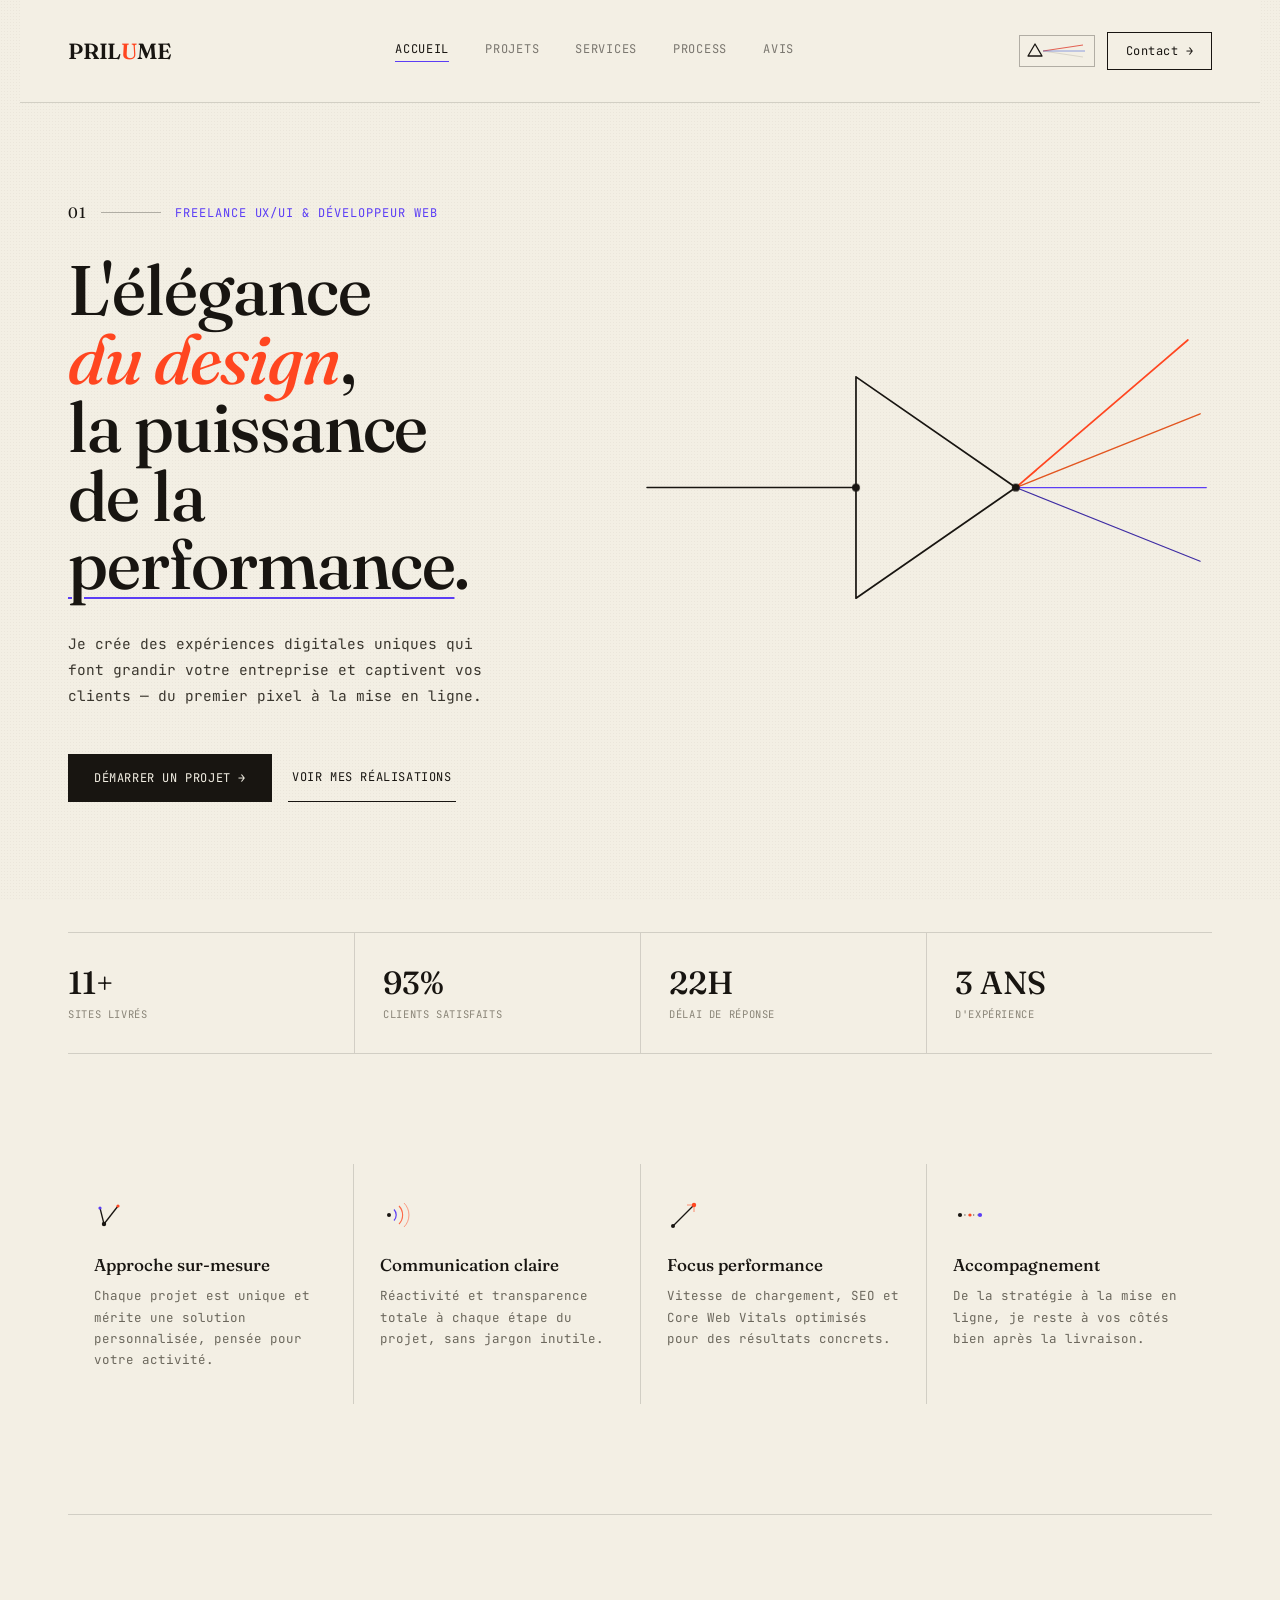
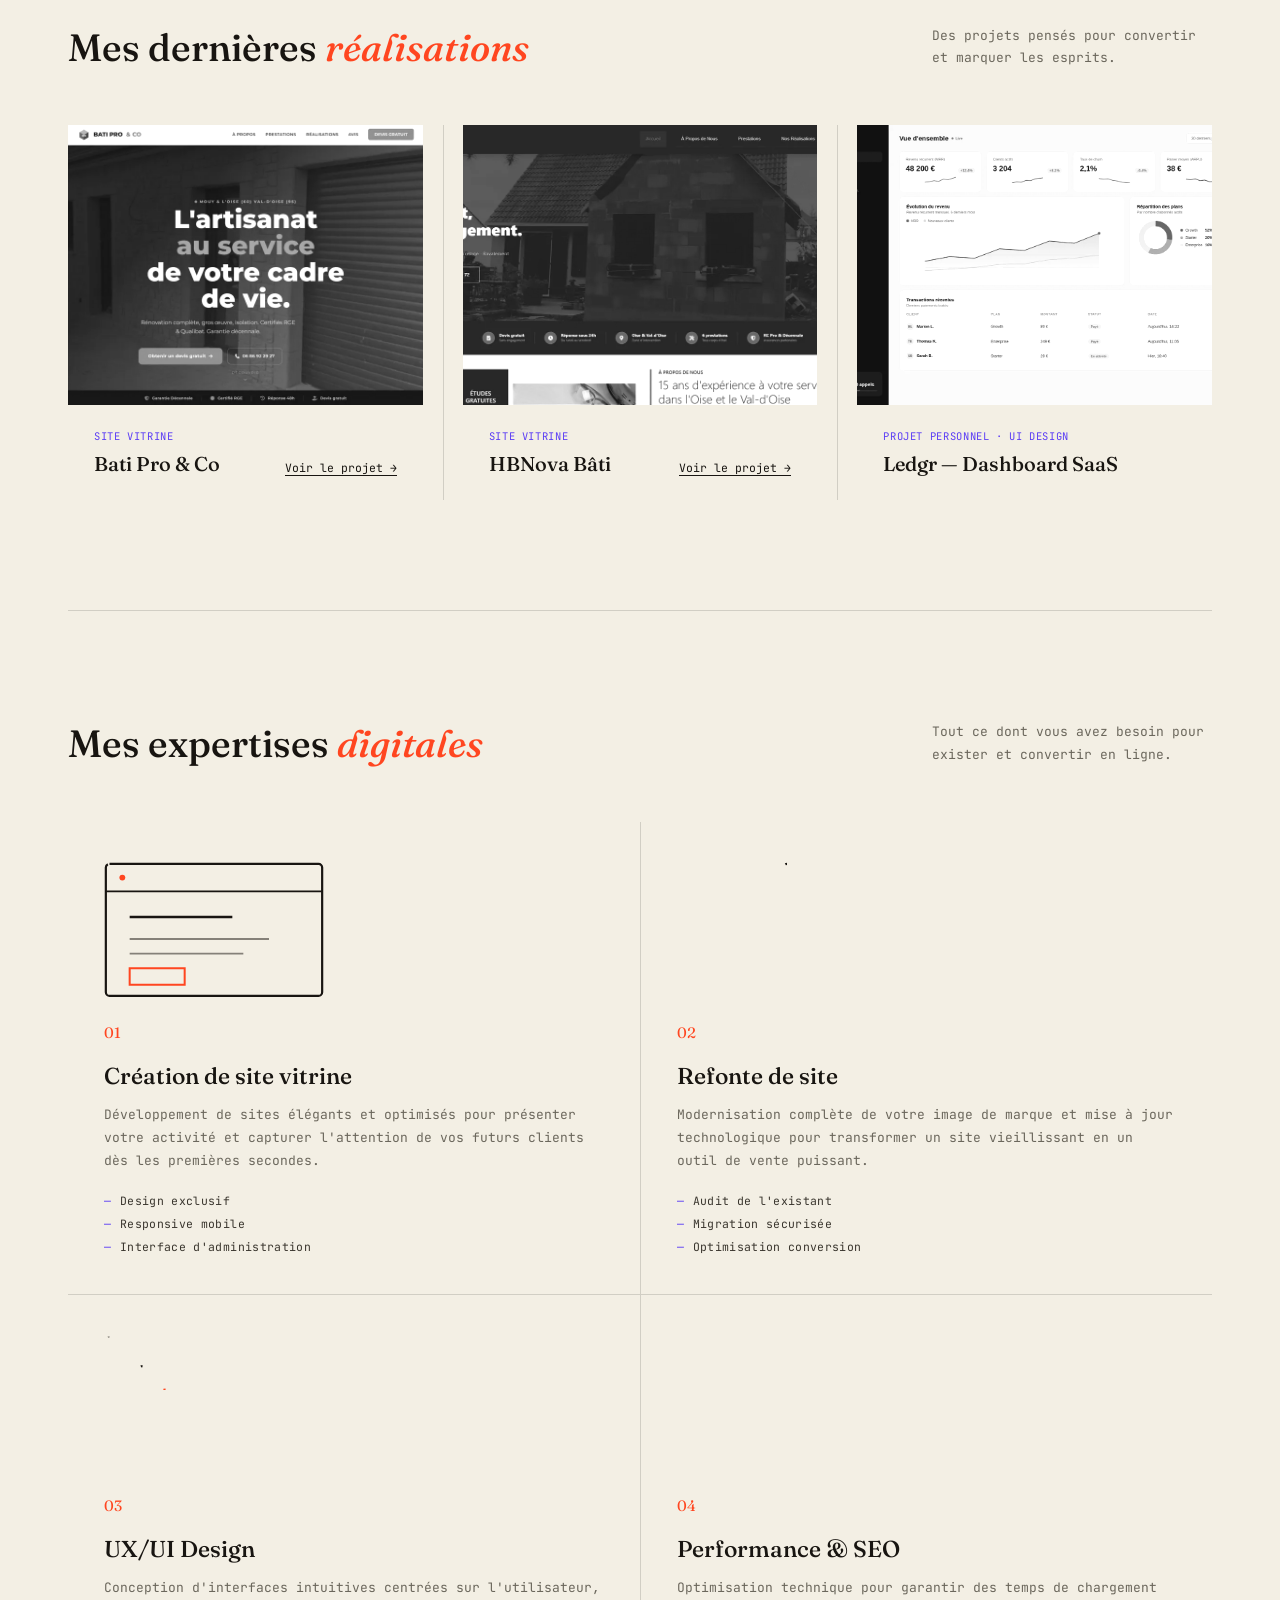
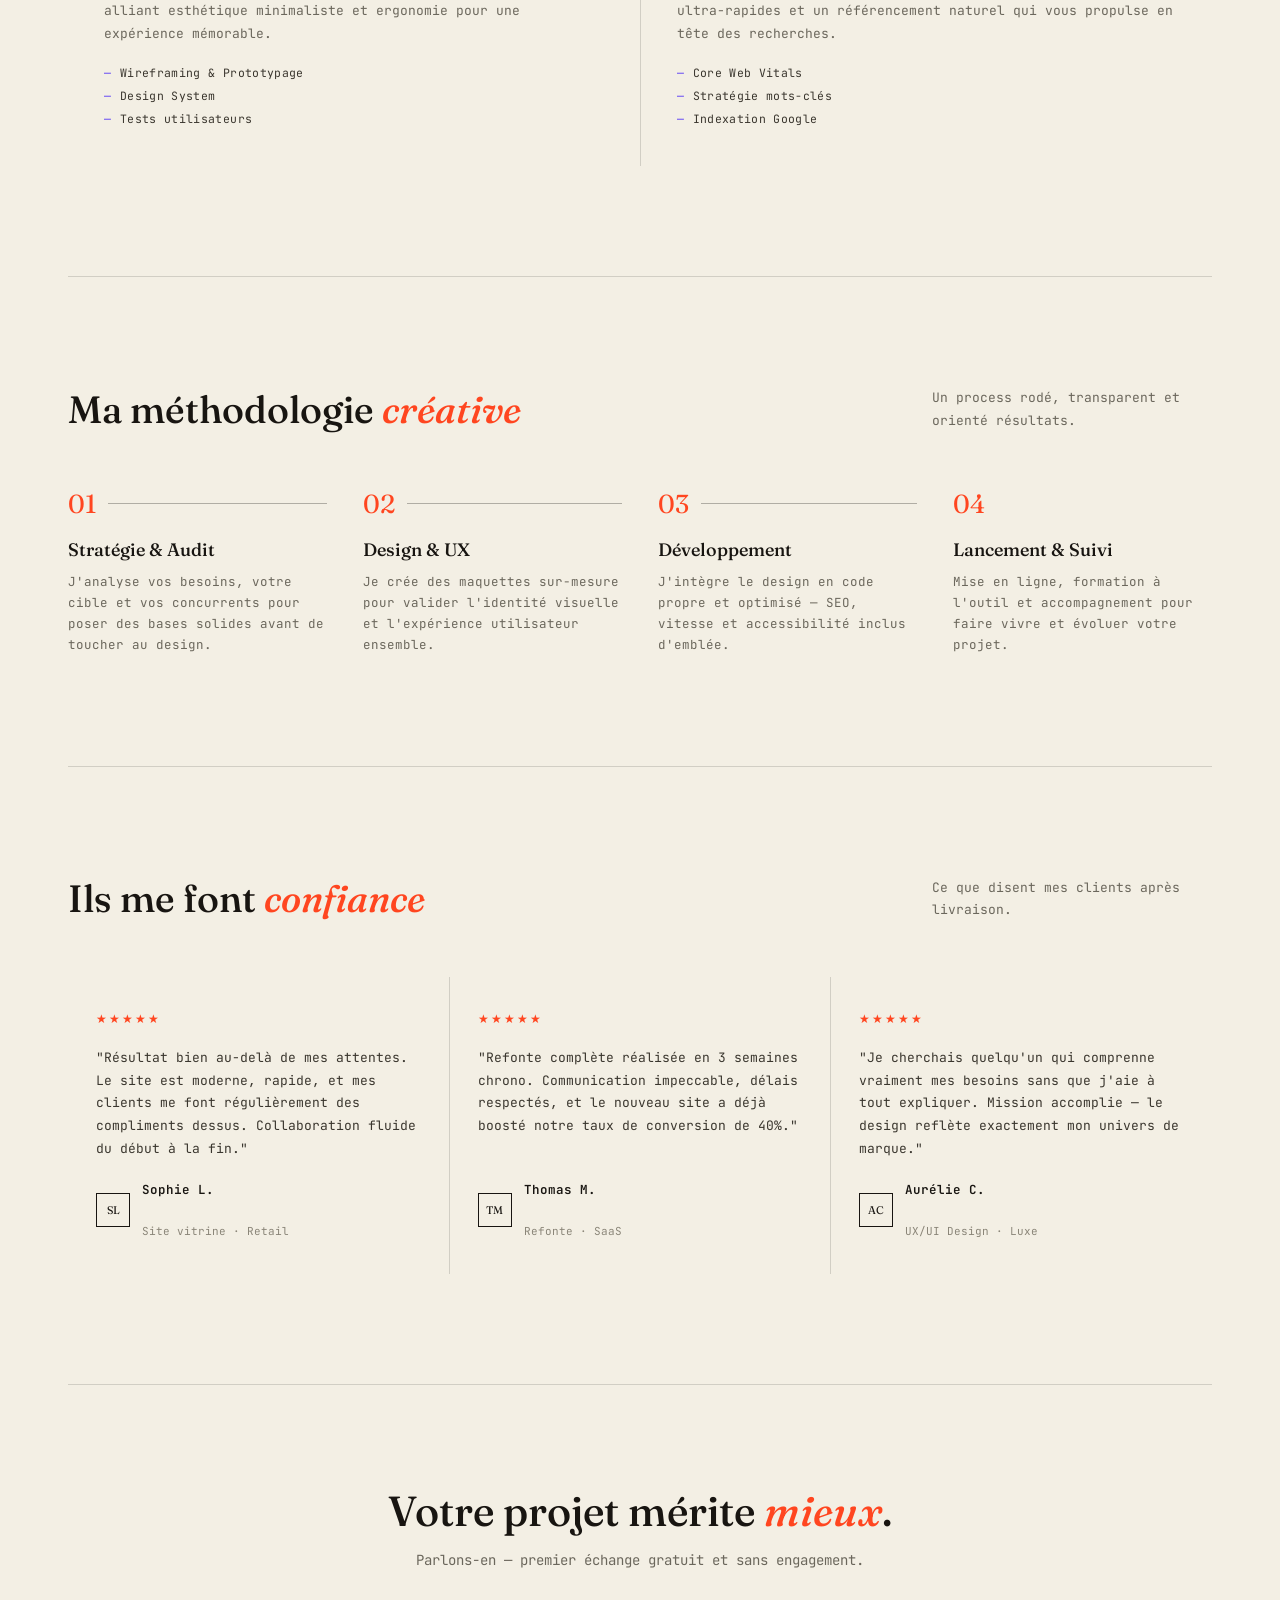
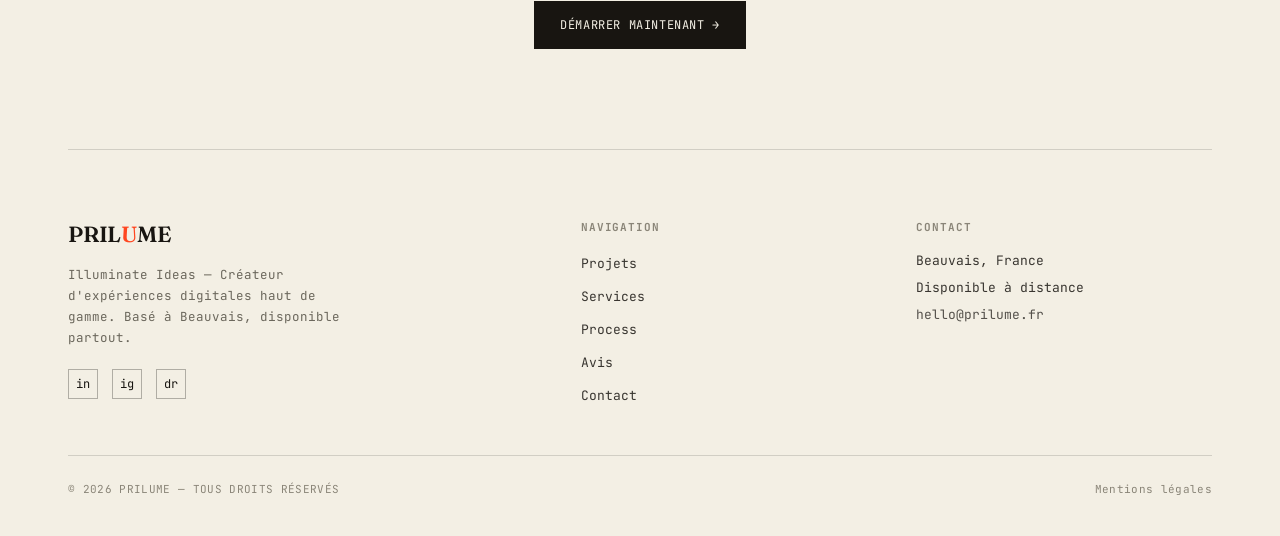
<file: index.html>
<!DOCTYPE html>
<html lang="fr">
<head>
<meta charset="UTF-8" />
<meta name="viewport" content="width=device-width, initial-scale=1.0">

<!-- ═══ SEO PRIMAIRE ═══ -->
<title>Prilume — Illuminate Ideas | Freelance UX/UI & Développeur Web Beauvais</title>
<meta name="description" content="Freelance UX/UI & développeur web basé à Beauvais. Sites vitrines, refontes et expériences digitales sur-mesure. Devis gratuit.">
<meta name="author" content="Prilume">
<meta name="robots" content="index, follow, max-snippet:-1, max-image-preview:large, max-video-preview:-1">
<meta name="theme-color" content="#F3EFE4">
<link rel="canonical" href="https://www.prilume.fr/">

<!-- ═══ OPEN GRAPH ═══ -->
<meta property="og:type" content="website">
<meta property="og:locale" content="fr_FR">
<meta property="og:site_name" content="Prilume">
<meta property="og:url" content="https://www.prilume.fr/">
<meta property="og:title" content="Prilume — Illuminate Ideas | Création de sites web modernes">
<meta property="og:description" content="Freelance UX/UI & développeur web basé à Beauvais. Sites vitrines, refontes et expériences digitales sur-mesure. Devis gratuit.">
<meta property="og:image" content="https://www.prilume.fr/img/og-image.jpg">
<meta property="og:image:width" content="1200">
<meta property="og:image:height" content="630">
<meta property="og:image:alt" content="Prilume — Illuminate Ideas">

<!-- ═══ TWITTER CARD ═══ -->
<meta name="twitter:card" content="summary_large_image">
<meta name="twitter:title" content="Prilume — Illuminate Ideas | Création de sites web modernes">
<meta name="twitter:description" content="Freelance UX/UI & développeur web. Sites vitrines, refontes, UX/UI design sur-mesure. Basé à Beauvais.">
<meta name="twitter:image" content="https://www.prilume.fr/img/og-image.jpg">

<!-- ═══ SCHEMA.ORG JSON-LD ═══ -->
<script type="application/ld+json">
[
  {
    "@context": "https://schema.org",
    "@type": "Person",
    "name": "Prilume",
    "url": "https://www.prilume.fr",
    "email": "hello@prilume.fr",
    "jobTitle": "Développeur Web & Designer UX/UI Freelance — Prilume",
    "description": "Freelance UX/UI & développeur web. Basé à Beauvais, disponible à distance. Illuminate Ideas.",
    "address": {
      "@type": "PostalAddress",
      "addressLocality": "Beauvais",
      "addressRegion": "Hauts-de-France",
      "addressCountry": "FR"
    },
    "knowsAbout": ["Création de site web", "UX/UI Design", "SEO", "Refonte web", "Performance web", "HTML", "CSS", "JavaScript"]
  },
  {
    "@context": "https://schema.org",
    "@type": "WebSite",
    "url": "https://www.prilume.fr",
    "name": "Prilume",
    "description": "Freelance UX/UI & développeur web — Illuminate Ideas",
    "inLanguage": "fr-FR"
  },
  {
    "@context": "https://schema.org",
    "@type": "ItemList",
    "name": "Services Prilume",
    "itemListElement": [
      {
        "@type": "Service",
        "position": 1,
        "name": "Création de site vitrine",
        "description": "Développement de sites élégants et optimisés pour présenter votre activité.",
        "provider": { "@type": "Person", "name": "Prilume" },
        "areaServed": "France"
      },
      {
        "@type": "Service",
        "position": 2,
        "name": "Refonte de site web",
        "description": "Modernisation complète de votre image de marque et mise à jour technologique.",
        "provider": { "@type": "Person", "name": "Prilume" },
        "areaServed": "France"
      },
      {
        "@type": "Service",
        "position": 3,
        "name": "UX/UI Design",
        "description": "Conception d'interfaces intuitives centrées sur l'utilisateur.",
        "provider": { "@type": "Person", "name": "Prilume" },
        "areaServed": "France"
      },
      {
        "@type": "Service",
        "position": 4,
        "name": "Performance & SEO",
        "description": "Optimisation technique et référencement naturel.",
        "provider": { "@type": "Person", "name": "Prilume" },
        "areaServed": "France"
      }
    ]
  }
]
</script>

<link rel="icon" type="image/x-icon" href="img/favicon.ico">
<link rel="icon" type="image/png" sizes="32x32" href="img/favicon-32.png">
<link rel="apple-touch-icon" href="img/apple-touch-icon.png">
<link rel="preconnect" href="https://fonts.googleapis.com">
<link rel="preconnect" href="https://fonts.gstatic.com" crossorigin>
<link href="https://fonts.googleapis.com/css2?family=Fraunces:ital,opsz,wght@0,9..144,300;0,9..144,500;0,9..144,600;1,9..144,500&family=JetBrains+Mono:wght@400;500&display=swap" rel="stylesheet">
<link rel="stylesheet" href="style.css">
</head>
<body>

<div class="paper-texture"></div>

<header class="site-header">
  <a href="index.html" class="brand">PRIL<span>U</span>ME</a>
  <nav class="links">
    <a href="#accueil" class="on">Accueil</a>
    <a href="#projets">Projets</a>
    <a href="#services">Services</a>
    <a href="#process">Process</a>
    <a href="#avis">Avis</a>
  </nav>
  <div style="display:flex; align-items:center; gap:12px;">
    <button type="button" class="theme-toggle" id="themeToggle" aria-label="Changer de theme">
      <div class="toggle-thumb" id="toggleThumb">
        <svg class="toggle-rays" width="46" height="20" viewBox="0 0 46 20" overflow="visible">
          <line x1="0" y1="10" x2="40" y2="4"  stroke="var(--ray-1)" stroke-width="1.2" opacity="0.85"/>
          <line x1="0" y1="10" x2="42" y2="10" stroke="var(--ray-2)" stroke-width="1"   opacity="0.55"/>
          <line x1="0" y1="10" x2="40" y2="16" stroke="var(--ray-3)" stroke-width="0.8" opacity="0.3"/>
        </svg>
        <svg class="toggle-mark" viewBox="0 0 24 24" fill="none">
          <polygon points="5,17 19,17 12,5" fill="var(--paper)" stroke="var(--ink)" stroke-width="1.3" stroke-linejoin="round"/>
        </svg>
      </div>
    </button>
    <a href="contact.html" class="cta-tag">Contact →</a>
    <button type="button" class="hamburger" id="hamburger" aria-expanded="false" aria-controls="mobileMenu" aria-label="Ouvrir le menu">
      <span class="bar"></span><span class="bar"></span><span class="bar"></span>
    </button>
  </div>
</header>

<div class="mobile-menu" id="mobileMenu" aria-hidden="true">
  <nav>
    <a href="#accueil" class="on">Accueil</a>
    <a href="#projets">Projets</a>
    <a href="#services">Services</a>
    <a href="#process">Process</a>
    <a href="#avis">Avis</a>
  </nav>
  <a href="contact.html" class="mobile-menu-cta">Démarrer un projet →</a>
  <div class="mobile-menu-footer">PRILUME — BEAUVAIS, FRANCE</div>
</div>

<div class="wrap">

  <!-- ============ HERO ============ -->
  <section class="hero" id="accueil">
    <div class="hero-left">
      <div class="index-tag">
        <span class="num">01</span>
        <span class="rule"></span>
        <span>FREELANCE UX/UI &amp; DÉVELOPPEUR WEB</span>
      </div>
      <h1 class="hero-title">L'élégance<br/><em>du design</em>,<br/>la puissance<br/>de la <span class="u">performance</span>.</h1>
      <p class="lede">Je crée des expériences digitales uniques qui font grandir votre entreprise et captivent vos clients — du premier pixel à la mise en ligne.</p>
      <div class="btn-row">
        <a href="contact.html" class="btn-ink">DÉMARRER UN PROJET →</a>
        <a href="#projets" class="btn-ghost">VOIR MES RÉALISATIONS</a>
      </div>
    </div>

    <div class="hero-right">
      <div class="optic">
        <svg viewBox="0 85 460 300" id="opticSvg">
          <line id="p-incident" class="draw" x1="0" y1="240" x2="170" y2="240" stroke="var(--ink)" stroke-width="1.2"/>
          <polygon id="p-prism" class="draw" points="170,150 170,330 300,240" stroke="var(--ink)" stroke-width="1.4"/>

          <line id="p-r1" class="draw" x1="300" y1="240" x2="440" y2="120" stroke="var(--orange)" stroke-width="1.4"/>
          <line id="p-r2" class="draw" x1="300" y1="240" x2="450" y2="180" stroke="var(--orange-dark)" stroke-width="1.1"/>
          <line id="p-r3" class="draw" x1="300" y1="240" x2="455" y2="240" stroke="var(--violet)" stroke-width="1"/>
          <line id="p-r4" class="draw" x1="300" y1="240" x2="450" y2="300" stroke="var(--violet-dark)" stroke-width="0.9"/>
          <line id="p-r5" class="draw" x1="300" y1="240" x2="440" y2="360" stroke="var(--ink)" stroke-width="0.6"/>

          <circle class="dot-pop" cx="170" cy="240" r="3.2" fill="var(--ink)" style="animation-delay:.55s"/>
          <circle class="dot-pop" cx="300" cy="240" r="3.2" fill="var(--ink)" style="animation-delay:.95s"/>
        </svg>
        <div class="optic-caption" id="opticCaption">ONE VISION. <span class="lambda">INFINITE DIRECTIONS.</span></div>
      </div>
    </div>
  </section>

  <!-- ============ STATS ============ -->
  <div class="stats">
    <div class="stat"><b data-count="12" data-suffix="+">0</b><span>SITES LIVRÉS</span></div>
    <div class="stat"><b data-count="100" data-suffix="%">0</b><span>CLIENTS SATISFAITS</span></div>
    <div class="stat"><b data-count="24" data-suffix="H">0</b><span>DÉLAI DE RÉPONSE</span></div>
    <div class="stat"><b data-count="3" data-suffix=" ANS">0</b><span>D'EXPÉRIENCE</span></div>
  </div>

  <!-- ============ FEATURES ============ -->
  <section class="section">
    <div class="features-grid">
      <div class="feature-card">
        <svg class="feature-icon" viewBox="0 0 34 34" fill="none">
          <line x1="10" y1="26" x2="24" y2="8" stroke="var(--ink)" stroke-width="1.3"/>
          <line x1="10" y1="26" x2="6" y2="10" stroke="var(--ink)" stroke-width="1.3"/>
          <circle cx="10" cy="26" r="2.2" fill="var(--ink)"/>
          <circle cx="24" cy="8" r="1.6" fill="var(--orange)"/>
          <circle cx="6" cy="10" r="1.6" fill="var(--violet)"/>
        </svg>
        <h3>Approche sur-mesure</h3>
        <p>Chaque projet est unique et mérite une solution personnalisée, pensée pour votre activité.</p>
      </div>
      <div class="feature-card">
        <svg class="feature-icon" viewBox="0 0 34 34" fill="none">
          <circle cx="9" cy="17" r="2" fill="var(--ink)"/>
          <path d="M14 11.5a8 8 0 0 1 0 11" stroke="var(--violet)" stroke-width="1.2" fill="none"/>
          <path d="M19 8a13 13 0 0 1 0 18" stroke="var(--orange)" stroke-width="1.1" fill="none" opacity="0.8"/>
          <path d="M24 5a17 17 0 0 1 0 24" stroke="var(--orange)" stroke-width="1" fill="none" opacity="0.5"/>
        </svg>
        <h3>Communication claire</h3>
        <p>Réactivité et transparence totale à chaque étape du projet, sans jargon inutile.</p>
      </div>
      <div class="feature-card">
        <svg class="feature-icon" viewBox="0 0 34 34" fill="none">
          <line x1="6" y1="28" x2="27" y2="7" stroke="var(--ink)" stroke-width="1.3"/>
          <circle cx="6" cy="28" r="2" fill="var(--ink)"/>
          <circle cx="27" cy="7" r="2.2" fill="var(--orange)"/>
          <line x1="27" y1="7" x2="27" y2="14" stroke="var(--orange)" stroke-width="1" opacity="0.6"/>
          <line x1="27" y1="7" x2="20" y2="7" stroke="var(--orange)" stroke-width="1" opacity="0.6"/>
        </svg>
        <h3>Focus performance</h3>
        <p>Vitesse de chargement, SEO et Core Web Vitals optimisés pour des résultats concrets.</p>
      </div>
      <div class="feature-card">
        <svg class="feature-icon" viewBox="0 0 34 34" fill="none">
          <line x1="7" y1="17" x2="27" y2="17" stroke="var(--ink)" stroke-width="1.2" stroke-dasharray="1 3.4"/>
          <circle cx="7" cy="17" r="2.1" fill="var(--ink)"/>
          <circle cx="27" cy="17" r="2.1" fill="var(--violet)"/>
          <circle cx="17" cy="17" r="1.6" fill="var(--orange)"/>
        </svg>
        <h3>Accompagnement</h3>
        <p>De la stratégie à la mise en ligne, je reste à vos côtés bien après la livraison.</p>
      </div>
    </div>
  </section>

  <!-- ============ PORTFOLIO ============ -->
  <section class="section" id="projets">
    <div class="sec-head">
      <h2>Mes dernières <em>réalisations</em></h2>
      <p>Des projets pensés pour convertir et marquer les esprits.</p>
    </div>
    <div class="project-grid">
      <div class="project-card">
        <div class="project-media">
          <img src="img/bati-pro.webp" alt="Capture d'écran du site Bati Pro & Co" loading="lazy">
        </div>
        <div class="project-info">
          <div>
            <span class="tag">Site vitrine</span>
            <h3>Bati Pro &amp; Co</h3>
          </div>
          <a href="https://bati-pro-co.fr" target="_blank">Voir le projet →</a>
        </div>
      </div>
      <div class="project-card">
        <div class="project-media">
          <img src="img/hbnova-bati.webp" alt="Capture d'écran du site HBNova Bâti" loading="lazy">
        </div>
        <div class="project-info">
          <div>
            <span class="tag">Site vitrine</span>
            <h3>HBNova Bâti</h3>
          </div>
          <a href="#" target="_blank">Voir le projet →</a>
        </div>
      </div>
      <div class="project-card">
        <div class="project-media">
          <img src="img/ledgr-dashboard.webp" alt="Concept d'interface — dashboard SaaS Ledgr" loading="lazy">
        </div>
        <div class="project-info">
          <div>
            <span class="tag">Projet personnel · UI Design</span>
            <h3>Ledgr — Dashboard SaaS</h3>
          </div>
        </div>
      </div>
    </div>
  </section>

  <!-- ============ SERVICES ============ -->
  <section class="section" id="services">
    <div class="sec-head">
      <h2>Mes expertises <em>digitales</em></h2>
      <p>Tout ce dont vous avez besoin pour exister et convertir en ligne.</p>
    </div>
    <div class="services-grid">
      <div class="service-box">
        <svg class="service-illu" id="illu1" viewBox="0 0 120 74" fill="none">
          <rect class="s-draw" x="1" y="1" width="118" height="72" rx="2" stroke="var(--ink)" stroke-width="1.2"/>
          <line class="s-draw" x1="1" y1="16" x2="119" y2="16" stroke="var(--ink)" stroke-width="1"/>
          <circle class="s-dot" cx="10" cy="8.5" r="1.6" fill="var(--orange)"/>
          <circle class="s-dot" cx="17" cy="8.5" r="1.6" fill="var(--violet)"/>
          <circle class="s-dot" cx="24" cy="8.5" r="1.6" fill="var(--ink)" opacity="0.4"/>
          <line class="s-draw" x1="14" y1="30" x2="70" y2="30" stroke="var(--ink)" stroke-width="1.4"/>
          <line class="s-draw" x1="14" y1="42" x2="90" y2="42" stroke="var(--ink)" stroke-width="1" opacity="0.5"/>
          <line class="s-draw" x1="14" y1="50" x2="76" y2="50" stroke="var(--ink)" stroke-width="1" opacity="0.5"/>
          <rect class="s-draw" x="14" y="58" width="30" height="9" stroke="var(--orange)" stroke-width="1.1"/>
        </svg>
        <div class="n">01</div>
        <h3>Création de site vitrine</h3>
        <p>Développement de sites élégants et optimisés pour présenter votre activité et capturer l'attention de vos futurs clients dès les premières secondes.</p>
        <ul class="details">
          <li>Design exclusif</li>
          <li>Responsive mobile</li>
          <li>Interface d'administration</li>
        </ul>
      </div>
      <div class="service-box">
        <svg class="service-illu" id="illu2" viewBox="0 0 120 74" fill="none">
          <rect class="s-fade" x="1" y="7" width="60" height="60" rx="2" stroke="var(--ink)" stroke-width="1" opacity="0" stroke-dasharray="2 3"/>
          <line class="s-fade" x1="10" y1="24" x2="50" y2="24" stroke="var(--ink)" stroke-width="0.9" opacity="0"/>
          <line class="s-fade" x1="10" y1="34" x2="42" y2="34" stroke="var(--ink)" stroke-width="0.9" opacity="0"/>
          <rect class="s-draw" x="58" y="1" width="61" height="66" rx="2" stroke="var(--ink)" stroke-width="1.3"/>
          <line class="s-draw" x1="67" y1="20" x2="112" y2="20" stroke="var(--violet)" stroke-width="1.3"/>
          <line class="s-draw" x1="67" y1="30" x2="104" y2="30" stroke="var(--ink)" stroke-width="1"/>
          <line class="s-draw" x1="67" y1="38" x2="98" y2="38" stroke="var(--ink)" stroke-width="1"/>
          <rect class="s-draw" x="67" y="48" width="26" height="9" stroke="var(--orange)" stroke-width="1.1"/>
          <path class="s-draw" d="M48 34 L60 34" stroke="var(--orange)" stroke-width="1.3"/>
          <path class="s-draw" d="M55 29 L61 34 L55 39" stroke="var(--orange)" stroke-width="1.3" fill="none"/>
        </svg>
        <div class="n">02</div>
        <h3>Refonte de site</h3>
        <p>Modernisation complète de votre image de marque et mise à jour technologique pour transformer un site vieillissant en un outil de vente puissant.</p>
        <ul class="details">
          <li>Audit de l'existant</li>
          <li>Migration sécurisée</li>
          <li>Optimisation conversion</li>
        </ul>
      </div>
      <div class="service-box">
        <svg class="service-illu" id="illu3" viewBox="0 0 120 74" fill="none">
          <rect class="s-draw" x="1" y="1" width="72" height="52" rx="2" stroke="var(--ink)" stroke-width="1" opacity="0.4"/>
          <rect class="s-draw" x="19" y="17" width="72" height="52" rx="2" stroke="var(--ink)" stroke-width="1.3"/>
          <line class="s-draw" x1="27" y1="30" x2="65" y2="30" stroke="var(--violet)" stroke-width="1.2"/>
          <line class="s-draw" x1="27" y1="39" x2="75" y2="39" stroke="var(--ink)" stroke-width="1" opacity="0.6"/>
          <circle class="s-draw" cx="27" cy="30" r="6" fill="none" stroke="var(--orange)" stroke-width="1.2"/>
          <line class="s-draw" x1="31.2" y1="34.2" x2="37" y2="40" stroke="var(--orange)" stroke-width="1.2"/>
        </svg>
        <div class="n">03</div>
        <h3>UX/UI Design</h3>
        <p>Conception d'interfaces intuitives centrées sur l'utilisateur, alliant esthétique minimaliste et ergonomie pour une expérience mémorable.</p>
        <ul class="details">
          <li>Wireframing &amp; Prototypage</li>
          <li>Design System</li>
          <li>Tests utilisateurs</li>
        </ul>
      </div>
      <div class="service-box">
        <svg class="service-illu" id="illu4" viewBox="0 0 120 74" fill="none">
          <line class="s-draw" x1="1" y1="68" x2="119" y2="68" stroke="var(--ink)" stroke-width="1" opacity="0.4"/>
          <polyline class="s-draw" points="4,58 28,50 46,54 68,32 90,36 116,10" fill="none" stroke="var(--ink)" stroke-width="1.3"/>
          <circle class="s-dot" cx="4" cy="58" r="2" fill="var(--ink)"/>
          <circle class="s-dot" cx="46" cy="54" r="1.8" fill="var(--violet)"/>
          <circle class="s-dot" cx="68" cy="32" r="1.8" fill="var(--violet)"/>
          <circle class="s-dot" cx="116" cy="10" r="2.4" fill="var(--orange)"/>
          <line class="s-draw" x1="116" y1="10" x2="116" y2="1" stroke="var(--orange)" stroke-width="1" opacity="0.6"/>
          <line class="s-draw" x1="116" y1="10" x2="109" y2="4" stroke="var(--orange)" stroke-width="1" opacity="0.6"/>
        </svg>
        <div class="n">04</div>
        <h3>Performance &amp; SEO</h3>
        <p>Optimisation technique pour garantir des temps de chargement ultra-rapides et un référencement naturel qui vous propulse en tête des recherches.</p>
        <ul class="details">
          <li>Core Web Vitals</li>
          <li>Stratégie mots-clés</li>
          <li>Indexation Google</li>
        </ul>
      </div>
    </div>
  </section>

  <!-- ============ PROCESS ============ -->
  <section class="section" id="process">
    <div class="sec-head">
      <h2>Ma méthodologie <em>créative</em></h2>
      <p>Un process rodé, transparent et orienté résultats.</p>
    </div>
    <div class="process-steps">
      <div class="step">
        <div class="step-head"><span class="step-num">01</span><div class="step-line"></div></div>
        <h3>Stratégie &amp; Audit</h3>
        <p>J'analyse vos besoins, votre cible et vos concurrents pour poser des bases solides avant de toucher au design.</p>
      </div>
      <div class="step">
        <div class="step-head"><span class="step-num">02</span><div class="step-line"></div></div>
        <h3>Design &amp; UX</h3>
        <p>Je crée des maquettes sur-mesure pour valider l'identité visuelle et l'expérience utilisateur ensemble.</p>
      </div>
      <div class="step">
        <div class="step-head"><span class="step-num">03</span><div class="step-line"></div></div>
        <h3>Développement</h3>
        <p>J'intègre le design en code propre et optimisé — SEO, vitesse et accessibilité inclus d'emblée.</p>
      </div>
      <div class="step">
        <div class="step-head"><span class="step-num">04</span></div>
        <h3>Lancement &amp; Suivi</h3>
        <p>Mise en ligne, formation à l'outil et accompagnement pour faire vivre et évoluer votre projet.</p>
      </div>
    </div>
  </section>

  <!-- ============ AVIS ============ -->
  <section class="section" id="avis">
    <div class="sec-head">
      <h2>Ils me font <em>confiance</em></h2>
      <p>Ce que disent mes clients après livraison.</p>
    </div>
    <div class="avis-grid">
      <div class="avis-card">
        <div class="avis-stars">★★★★★</div>
        <p class="quote">"Résultat bien au-delà de mes attentes. Le site est moderne, rapide, et mes clients me font régulièrement des compliments dessus. Collaboration fluide du début à la fin."</p>
        <div class="avis-author">
          <div class="avis-avatar">SL</div>
          <div><strong>Sophie L.</strong><br/><span>Site vitrine · Retail</span></div>
        </div>
      </div>
      <div class="avis-card">
        <div class="avis-stars">★★★★★</div>
        <p class="quote">"Refonte complète réalisée en 3 semaines chrono. Communication impeccable, délais respectés, et le nouveau site a déjà boosté notre taux de conversion de 40%."</p>
        <div class="avis-author">
          <div class="avis-avatar">TM</div>
          <div><strong>Thomas M.</strong><br/><span>Refonte · SaaS</span></div>
        </div>
      </div>
      <div class="avis-card">
        <div class="avis-stars">★★★★★</div>
        <p class="quote">"Je cherchais quelqu'un qui comprenne vraiment mes besoins sans que j'aie à tout expliquer. Mission accomplie — le design reflète exactement mon univers de marque."</p>
        <div class="avis-author">
          <div class="avis-avatar">AC</div>
          <div><strong>Aurélie C.</strong><br/><span>UX/UI Design · Luxe</span></div>
        </div>
      </div>
    </div>
  </section>

  <!-- ============ CTA BAND ============ -->
  <div class="cta-band">
    <h2>Votre projet mérite <em>mieux</em>.</h2>
    <p>Parlons-en — premier échange gratuit et sans engagement.</p>
    <a href="contact.html" class="btn-ink">DÉMARRER MAINTENANT →</a>
  </div>

  <!-- ============ FOOTER ============ -->
  <footer class="site-footer">
    <div class="footer-grid">
      <div class="footer-brand">
        <a href="index.html" class="brand">PRIL<span>U</span>ME</a>
        <p>Illuminate Ideas — Créateur d'expériences digitales haut de gamme. Basé à Beauvais, disponible partout.</p>
        <div class="footer-socials">
          <a href="#" aria-label="LinkedIn">in</a>
          <a href="#" aria-label="Instagram">ig</a>
          <a href="#" aria-label="Dribbble">dr</a>
        </div>
      </div>
      <div class="footer-col">
        <h4>Navigation</h4>
        <ul>
          <li><a href="#projets">Projets</a></li>
          <li><a href="#services">Services</a></li>
          <li><a href="#process">Process</a></li>
          <li><a href="#avis">Avis</a></li>
          <li><a href="contact.html">Contact</a></li>
        </ul>
      </div>
      <div class="footer-col">
        <h4>Contact</h4>
        <p>Beauvais, France</p>
        <p>Disponible à distance</p>
        <p><a href="mailto:hello@prilume.fr">hello@prilume.fr</a></p>
      </div>
    </div>
    <div class="wrap footer-bottom" style="padding-left:0;padding-right:0;">
      <span>© 2026 PRILUME — TOUS DROITS RÉSERVÉS</span>
      <div class="legal-links">
        <a href="mentions-legales.html">Mentions légales</a>
      </div>
    </div>
  </footer>

</div>

<script>
  const prefersReducedMotion = window.matchMedia("(prefers-reduced-motion: reduce)").matches;

  function showPrismStatic(){
    document.querySelectorAll("#opticSvg .draw").forEach(el=>{
      el.style.transition = "none";
      el.style.strokeDasharray = "none";
      el.style.strokeDashoffset = "0";
    });
    document.querySelectorAll("#opticSvg .dot-pop").forEach(el=>{ el.style.animation = "none"; el.style.opacity = "1"; el.style.transform = "scale(1)"; });
    const caption = document.getElementById("opticCaption");
    if(caption) caption.classList.add("show");
  }

  function animatePrism(){
    const seq = [
      { id:"p-incident", d:550,  t:0 },
      { id:"p-prism",    d:750,  t:450 },
      { id:"p-r1",       d:400,  t:1300 },
      { id:"p-r2",       d:400,  t:1450 },
      { id:"p-r3",       d:400,  t:1600 },
      { id:"p-r4",       d:400,  t:1750 },
      { id:"p-r5",       d:400,  t:1900 },
    ];
    seq.forEach(({id,d,t})=>{
      const el = document.getElementById(id);
      if(!el) return;
      const len = el.getTotalLength();
      el.style.transition = "none";
      el.style.strokeDasharray = len;
      el.style.strokeDashoffset = len;
      el.getBoundingClientRect();
      el.style.transition = `stroke-dashoffset ${d}ms ease`;
      setTimeout(()=>{ el.style.strokeDashoffset = 0; }, t);
    });

    // relance les popups (points + labels) en reinitialisant leur animation CSS
    document.querySelectorAll("#opticSvg .dot-pop, #opticSvg .optic-label").forEach(el=>{
      el.style.animation = "none";
      el.getBoundingClientRect();
      el.style.animation = "";
    });

    // texte "PRISM OF IDEAS" : reapparait juste apres la fin du dernier rayon
    const caption = document.getElementById("opticCaption");
    if(caption){
      caption.classList.remove("show");
      void caption.offsetWidth; // force reflow pour rejouer la transition
      setTimeout(()=> caption.classList.add("show"), 2450);
    }
  }

  // Delais des points/labels ajustes pour coller au rythme plus lent
  document.getElementById("opticSvg").querySelectorAll(".dot-pop")[0].style.animationDelay = ".5s";
  document.getElementById("opticSvg").querySelectorAll(".dot-pop")[1].style.animationDelay = "1.3s";

  window.addEventListener("load", ()=>{
    if(prefersReducedMotion){
      showPrismStatic();
    } else {
      requestAnimationFrame(animatePrism);
      // boucle douce : relance toute la sequence toutes les 6 secondes
      setInterval(()=> requestAnimationFrame(animatePrism), 6000);
    }
  });

  /* Nav active au scroll */
  const sections = document.querySelectorAll("section[id]");
  const navLinks = document.querySelectorAll("nav.links a[href^='#']");
  const obs = new IntersectionObserver((entries)=>{
    entries.forEach(e=>{
      if(e.isIntersecting){
        navLinks.forEach(l=>l.classList.remove("on"));
        const active = document.querySelector(`nav.links a[href="#${e.target.id}"]`);
        if(active) active.classList.add("on");
      }
    });
  }, { threshold:0.4 });
  sections.forEach(s=>obs.observe(s));
</script>

<a href="contact.html" class="floating-cta" id="floatingCta">DÉMARRER UN PROJET →</a>

<script>
  /* CTA flottant : apparait apres le hero, se cache pres du gros CTA du bas
     (pour eviter d'avoir deux boutons identiques visibles en meme temps) */
  const floatingCta = document.getElementById("floatingCta");
  const heroSection  = document.querySelector(".hero");
  const ctaBand      = document.querySelector(".cta-band");
  let pastHero = false;
  let nearBigCta = false;

  function updateFloatingCta(){
    if(!floatingCta) return;
    floatingCta.classList.toggle("show", pastHero && !nearBigCta);
  }

  if(heroSection){
    new IntersectionObserver((entries)=>{
      entries.forEach(e=>{
        pastHero = !e.isIntersecting && e.boundingClientRect.top < 0;
        updateFloatingCta();
      });
    }, { threshold:0 }).observe(heroSection);
  }

  if(ctaBand){
    new IntersectionObserver((entries)=>{
      entries.forEach(e=>{
        nearBigCta = e.isIntersecting;
        updateFloatingCta();
      });
    }, { threshold:0.15 }).observe(ctaBand);
  }
</script>

<script>
  /* Animation "count-up" des stats, declenchee une seule fois au scroll */
  const statNumbers = document.querySelectorAll(".stat b[data-count]");
  function easeOutQuad(t){ return 1 - (1 - t) * (1 - t); }

  function animateCount(el){
    const target = parseInt(el.dataset.count, 10);
    const suffix = el.dataset.suffix || "";

    if(prefersReducedMotion){
      el.textContent = target + suffix;
      return;
    }

    const duration = 1400;
    const start = performance.now();

    function tick(now){
      const progress = Math.min((now - start) / duration, 1);
      const value = Math.round(target * easeOutQuad(progress));
      el.textContent = value + suffix;
      if(progress < 1) requestAnimationFrame(tick);
    }
    requestAnimationFrame(tick);
  }

  if(statNumbers.length){
    const statsObserver = new IntersectionObserver((entries, obs)=>{
      entries.forEach(entry=>{
        if(entry.isIntersecting){
          entry.target.querySelectorAll(".stat b[data-count]").forEach(animateCount);
          obs.unobserve(entry.target);
        }
      });
    }, { threshold:0.4 });
    statsObserver.observe(document.querySelector(".stats"));
  }
</script>

<script>
  /* Animation des illustrations de service : elles se "construisent" au scroll,
     une seule fois, chacune independamment quand sa carte arrive a l'ecran. */
  function drawEl(el, duration, delay){
    const len = el.getTotalLength ? el.getTotalLength() : 0;
    el.style.transition = "none";
    el.style.strokeDasharray = len;
    el.style.strokeDashoffset = len;
    el.getBoundingClientRect();
    el.style.transition = `stroke-dashoffset ${duration}ms ease`;
    setTimeout(()=>{ el.style.strokeDashoffset = 0; }, delay);
  }

  function animateIllustration(svg){
    const draws = svg.querySelectorAll(".s-draw");
    const dots  = svg.querySelectorAll(".s-dot");
    const fades = svg.querySelectorAll(".s-fade");

    // reinitialise l'etat (points/fantome caches) avant de rejouer la sequence
    dots.forEach(el=> el.classList.remove("show"));
    fades.forEach(el=> el.classList.remove("show"));
    void svg.offsetWidth; // force reflow pour que la transition se rejoue

    draws.forEach((el, i)=> drawEl(el, 340, i * 90));
    const drawEnd = draws.length * 90 + 340;

    dots.forEach((el, i)=>{
      setTimeout(()=> el.classList.add("show"), drawEnd + i * 60);
    });

    // Pour Refonte : l'ancien site (fantome) apparait en tout premier, avant le nouveau
    fades.forEach((el, i)=>{
      setTimeout(()=> el.classList.add("show"), 50 + i * 70);
    });
  }

  function showIllustrationStatic(svg){
    svg.querySelectorAll(".s-draw").forEach(el=>{
      el.style.transition = "none";
      el.style.strokeDasharray = "none";
      el.style.strokeDashoffset = "0";
    });
    svg.querySelectorAll(".s-dot").forEach(el=> el.classList.add("show"));
    svg.querySelectorAll(".s-fade").forEach(el=> el.classList.add("show"));
  }

  document.querySelectorAll(".service-illu").forEach((svg, index)=>{
    if(prefersReducedMotion){
      showIllustrationStatic(svg);
      return;
    }

    // prepare l'etat initial (invisible) avant tout scroll
    svg.querySelectorAll(".s-draw").forEach(el=>{
      const len = el.getTotalLength ? el.getTotalLength() : 0;
      el.style.strokeDasharray = len;
      el.style.strokeDashoffset = len;
    });

    const stagger = index * 1500; // decale chaque carte pour eviter un mouvement synchronise

    new IntersectionObserver((entries, obs)=>{
      entries.forEach(entry=>{
        if(entry.isIntersecting){
          setTimeout(()=>{
            animateIllustration(svg);
            setInterval(()=> animateIllustration(svg), 6000);
          }, stagger);
          obs.unobserve(svg);
        }
      });
    }, { threshold:0.35 }).observe(svg);
  });
</script>

<script>
  /* Theme dark/light : respecte le choix precedent (localStorage), sinon la preference systeme */
  (function(){
    const stored = localStorage.getItem("prilume-theme");
    const systemDark = window.matchMedia("(prefers-color-scheme: dark)").matches;
    const initial = stored || (systemDark ? "dark" : "light");
    if(initial === "dark") document.documentElement.setAttribute("data-theme", "dark");
  })();

  /* Petit son discret au changement de theme (synthetise, aucun fichier audio) */
  let audioCtx = null;
  function playToggleSound(goingDark){
    try{
      if(!audioCtx) audioCtx = new (window.AudioContext || window.webkitAudioContext)();
      if(audioCtx.state === "suspended") audioCtx.resume();

      const notes = goingDark ? [660, 440] : [520, 700];
      notes.forEach((freq, i)=>{
        const osc = audioCtx.createOscillator();
        const gain = audioCtx.createGain();
        osc.type = "sine";
        osc.frequency.value = freq;
        const start = audioCtx.currentTime + i * 0.085;
        gain.gain.setValueAtTime(0, start);
        gain.gain.linearRampToValueAtTime(0.05, start + 0.012);
        gain.gain.exponentialRampToValueAtTime(0.0001, start + 0.15);
        osc.connect(gain).connect(audioCtx.destination);
        osc.start(start);
        osc.stop(start + 0.16);
      });
    } catch(e){ /* Web Audio indisponible : on ignore silencieusement */ }
  }

  function toggleTheme(){
    const isDark = document.documentElement.getAttribute("data-theme") === "dark";
    if(isDark){
      document.documentElement.removeAttribute("data-theme");
      localStorage.setItem("prilume-theme", "light");
      playToggleSound(false);
    } else {
      document.documentElement.setAttribute("data-theme", "dark");
      localStorage.setItem("prilume-theme", "dark");
      playToggleSound(true);
    }
  }

  document.getElementById("themeToggle").addEventListener("click", toggleTheme);
</script>

<script>
  (function(){
    const hamburger = document.getElementById("hamburger");
    const mobileMenu = document.getElementById("mobileMenu");
    let lastFocused = null;

    function openMenu(){
      mobileMenu.classList.add("open");
      mobileMenu.setAttribute("aria-hidden", "false");
      hamburger.setAttribute("aria-expanded", "true");
      document.body.style.overflow = "hidden";
      lastFocused = document.activeElement;
      const firstLink = mobileMenu.querySelector("a");
      if(firstLink) firstLink.focus();
    }
    function closeMenu(){
      mobileMenu.classList.remove("open");
      mobileMenu.setAttribute("aria-hidden", "true");
      hamburger.setAttribute("aria-expanded", "false");
      document.body.style.overflow = "";
      if(lastFocused) lastFocused.focus();
    }
    hamburger.addEventListener("click", ()=>{
      const isOpen = hamburger.getAttribute("aria-expanded") === "true";
      isOpen ? closeMenu() : openMenu();
    });
    mobileMenu.querySelectorAll("a").forEach(a=> a.addEventListener("click", closeMenu));
    document.addEventListener("keydown", (e)=>{
      if(e.key === "Escape" && mobileMenu.classList.contains("open")) closeMenu();
    });
  })();
</script>

</body>
</html>
</file>
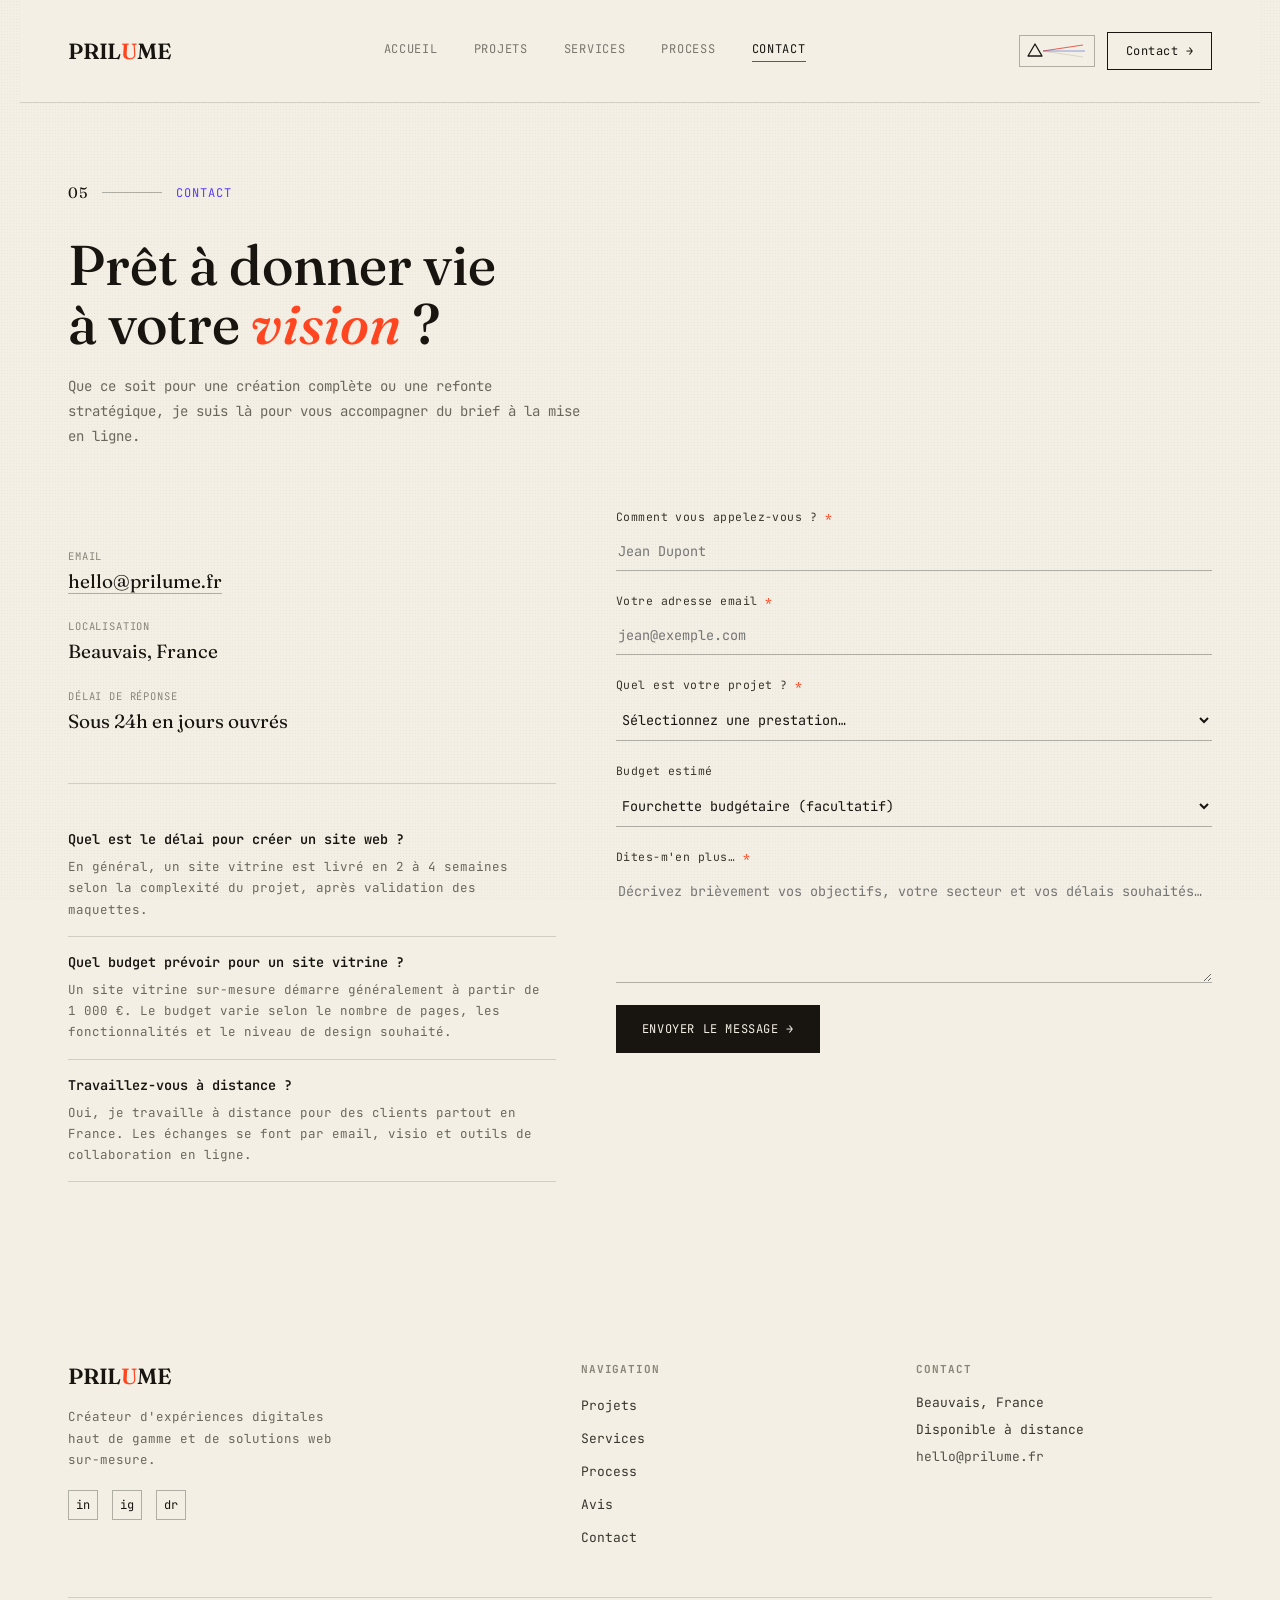
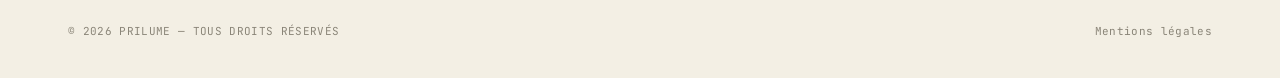
<file: contact.html>
<!DOCTYPE html>
<html lang="fr">
<head>
<meta charset="UTF-8" />
<meta name="viewport" content="width=device-width, initial-scale=1.0">

<!-- ═══ SEO PRIMAIRE ═══ -->
<title>Contact — Prilume | Démarrons votre projet web</title>
<meta name="description" content="Contactez Prilume pour votre projet web. Création de site vitrine, refonte, UX/UI design. Premier échange gratuit et sans engagement. Basé à Beauvais.">
<meta name="author" content="Prilume">
<meta name="robots" content="index, follow">
<meta name="theme-color" content="#F3EFE4">
<link rel="canonical" href="https://www.prilume.fr/contact.html">

<!-- ═══ OPEN GRAPH ═══ -->
<meta property="og:type" content="website">
<meta property="og:locale" content="fr_FR">
<meta property="og:site_name" content="Prilume">
<meta property="og:url" content="https://www.prilume.fr/contact.html">
<meta property="og:title" content="Contact — Prilume | Démarrons votre projet web">
<meta property="og:description" content="Premier échange gratuit et sans engagement. Réponse sous 24h.">
<meta property="og:image" content="https://www.prilume.fr/img/og-image.jpg">
<meta property="og:image:width" content="1200">
<meta property="og:image:height" content="630">

<!-- ═══ TWITTER CARD ═══ -->
<meta name="twitter:card" content="summary_large_image">
<meta name="twitter:title" content="Contact — Prilume">
<meta name="twitter:description" content="Démarrons votre projet web. Premier échange gratuit et sans engagement.">
<meta name="twitter:image" content="https://www.prilume.fr/img/og-image.jpg">

<!-- ═══ SCHEMA.ORG — FAQ (utilise pour l'affichage enrichi Google) ═══ -->
<script type="application/ld+json">
{
  "@context": "https://schema.org",
  "@type": "FAQPage",
  "mainEntity": [
    {
      "@type": "Question",
      "name": "Quel est le délai pour créer un site web ?",
      "acceptedAnswer": {
        "@type": "Answer",
        "text": "En général, un site vitrine est livré en 2 à 4 semaines selon la complexité du projet, après validation des maquettes."
      }
    },
    {
      "@type": "Question",
      "name": "Quel budget prévoir pour un site vitrine ?",
      "acceptedAnswer": {
        "@type": "Answer",
        "text": "Un site vitrine sur-mesure démarre généralement à partir de 1 000 €. Le budget varie selon le nombre de pages, les fonctionnalités et le niveau de design souhaité."
      }
    },
    {
      "@type": "Question",
      "name": "Travaillez-vous à distance ?",
      "acceptedAnswer": {
        "@type": "Answer",
        "text": "Oui, je travaille à distance pour des clients partout en France. Les échanges se font par email, visio et outils de collaboration en ligne."
      }
    }
  ]
}
</script>

<link rel="icon" type="image/x-icon" href="img/favicon.ico">
<link rel="icon" type="image/png" sizes="32x32" href="img/favicon-32.png">
<link rel="apple-touch-icon" href="img/apple-touch-icon.png">
<link rel="preconnect" href="https://fonts.googleapis.com">
<link rel="preconnect" href="https://fonts.gstatic.com" crossorigin>
<link href="https://fonts.googleapis.com/css2?family=Fraunces:ital,opsz,wght@0,9..144,300;0,9..144,500;0,9..144,600;1,9..144,500&family=JetBrains+Mono:wght@400;500&display=swap" rel="stylesheet">
<link rel="stylesheet" href="style.css">
</head>
<body>

<div class="paper-texture"></div>

<header class="site-header">
  <a href="index.html" class="brand">PRIL<span>U</span>ME</a>
  <nav class="links">
    <a href="index.html#accueil">Accueil</a>
    <a href="index.html#projets">Projets</a>
    <a href="index.html#services">Services</a>
    <a href="index.html#process">Process</a>
    <a href="contact.html" class="on">Contact</a>
  </nav>
  <div style="display:flex; align-items:center; gap:12px;">
    <button type="button" class="theme-toggle" id="themeToggle" aria-label="Changer de theme">
      <div class="toggle-thumb" id="toggleThumb">
        <svg class="toggle-rays" width="46" height="20" viewBox="0 0 46 20" overflow="visible">
          <line x1="0" y1="10" x2="40" y2="4"  stroke="var(--ray-1)" stroke-width="1.2" opacity="0.85"/>
          <line x1="0" y1="10" x2="42" y2="10" stroke="var(--ray-2)" stroke-width="1"   opacity="0.55"/>
          <line x1="0" y1="10" x2="40" y2="16" stroke="var(--ray-3)" stroke-width="0.8" opacity="0.3"/>
        </svg>
        <svg class="toggle-mark" viewBox="0 0 24 24" fill="none">
          <polygon points="5,17 19,17 12,5" fill="var(--paper)" stroke="var(--ink)" stroke-width="1.3" stroke-linejoin="round"/>
        </svg>
      </div>
    </button>
    <a href="contact.html" class="cta-tag">Contact →</a>
    <button type="button" class="hamburger" id="hamburger" aria-expanded="false" aria-controls="mobileMenu" aria-label="Ouvrir le menu">
      <span class="bar"></span><span class="bar"></span><span class="bar"></span>
    </button>
  </div>
</header>

<div class="mobile-menu" id="mobileMenu" aria-hidden="true">
  <nav>
    <a href="index.html#accueil">Accueil</a>
    <a href="index.html#projets">Projets</a>
    <a href="index.html#services">Services</a>
    <a href="index.html#process">Process</a>
    <a href="contact.html" class="on">Contact</a>
  </nav>
  <a href="contact.html" class="mobile-menu-cta">Démarrer un projet →</a>
  <div class="mobile-menu-footer">PRILUME — BEAUVAIS, FRANCE</div>
</div>

<div class="wrap">

  <div class="page-intro">
    <div class="index-tag">
      <span class="num">05</span>
      <span class="rule"></span>
      <span>CONTACT</span>
    </div>
    <h1>Prêt à donner vie<br/>à votre <em>vision</em> ?</h1>
    <p>Que ce soit pour une création complète ou une refonte stratégique, je suis là pour vous accompagner du brief à la mise en ligne.</p>
  </div>

  <div class="contact-grid">
    <div class="contact-info">
      <div class="contact-details">
        <div class="item">
          <span class="label">Email</span>
          <p><a href="mailto:hello@prilume.fr">hello@prilume.fr</a></p>
        </div>
        <div class="item">
          <span class="label">Localisation</span>
          <p>Beauvais, France</p>
        </div>
        <div class="item">
          <span class="label">Délai de réponse</span>
          <p>Sous 24h en jours ouvrés</p>
        </div>
      </div>

      <div class="faq">
        <div class="faq-item">
          <h4>Quel est le délai pour créer un site web ?</h4>
          <p>En général, un site vitrine est livré en 2 à 4 semaines selon la complexité du projet, après validation des maquettes.</p>
        </div>
        <div class="faq-item">
          <h4>Quel budget prévoir pour un site vitrine ?</h4>
          <p>Un site vitrine sur-mesure démarre généralement à partir de 1 000 €. Le budget varie selon le nombre de pages, les fonctionnalités et le niveau de design souhaité.</p>
        </div>
        <div class="faq-item">
          <h4>Travaillez-vous à distance ?</h4>
          <p>Oui, je travaille à distance pour des clients partout en France. Les échanges se font par email, visio et outils de collaboration en ligne.</p>
        </div>
      </div>
    </div>

    <div class="contact-form-container">
      <form id="contactForm" novalidate>
        <div class="form-group">
          <label for="name">Comment vous appelez-vous ? <span class="req">*</span></label>
          <input type="text" id="name" name="name" placeholder="Jean Dupont" required autocomplete="name">
        </div>
        <div class="form-group">
          <label for="email">Votre adresse email <span class="req">*</span></label>
          <input type="email" id="email" name="email" placeholder="jean@exemple.com" required autocomplete="email">
        </div>
        <div class="form-group">
          <label for="project">Quel est votre projet ? <span class="req">*</span></label>
          <select id="project" name="project" required>
            <option value="" disabled selected>Sélectionnez une prestation…</option>
            <option value="vitrine">Création de site vitrine</option>
            <option value="refonte">Refonte de site existant</option>
            <option value="uxui">UX/UI Design</option>
            <option value="seo">Performance &amp; SEO</option>
            <option value="autre">Autre projet</option>
          </select>
        </div>
        <div class="form-group">
          <label for="budget">Budget estimé</label>
          <select id="budget" name="budget">
            <option value="" disabled selected>Fourchette budgétaire (facultatif)</option>
            <option>Moins de 1 000 €</option>
            <option>1 000 – 3 000 €</option>
            <option>3 000 – 6 000 €</option>
            <option>6 000 – 12 000 €</option>
            <option>Plus de 12 000 €</option>
          </select>
        </div>
        <div class="form-group">
          <label for="message">Dites-m'en plus… <span class="req">*</span></label>
          <textarea id="message" name="message" placeholder="Décrivez brièvement vos objectifs, votre secteur et vos délais souhaités…" rows="5" required></textarea>
        </div>

        <input type="text" name="website" style="display:none" tabindex="-1" autocomplete="off">

        <div id="alertSuccess" class="alert success">Message envoyé ! Je vous recontacte sous 24h.</div>
        <div id="alertError" class="alert error"><span id="errorMsg">Merci de remplir tous les champs obligatoires.</span></div>

        <button type="submit" class="btn-ink" id="submitBtn" style="align-self:flex-start;">ENVOYER LE MESSAGE →</button>
      </form>
    </div>
  </div>

  <!-- ============ FOOTER ============ -->
  <footer class="site-footer">
    <div class="footer-grid">
      <div class="footer-brand">
        <a href="index.html" class="brand">PRIL<span>U</span>ME</a>
        <p>Créateur d'expériences digitales haut de gamme et de solutions web sur-mesure.</p>
        <div class="footer-socials">
          <a href="#" aria-label="LinkedIn">in</a>
          <a href="#" aria-label="Instagram">ig</a>
          <a href="#" aria-label="Dribbble">dr</a>
        </div>
      </div>
      <div class="footer-col">
        <h4>Navigation</h4>
        <ul>
          <li><a href="index.html#projets">Projets</a></li>
          <li><a href="index.html#services">Services</a></li>
          <li><a href="index.html#process">Process</a></li>
          <li><a href="index.html#avis">Avis</a></li>
          <li><a href="contact.html">Contact</a></li>
        </ul>
      </div>
      <div class="footer-col">
        <h4>Contact</h4>
        <p>Beauvais, France</p>
        <p>Disponible à distance</p>
        <p><a href="mailto:hello@prilume.fr">hello@prilume.fr</a></p>
      </div>
    </div>
    <div class="wrap footer-bottom" style="padding-left:0;padding-right:0;">
      <span>© 2026 PRILUME — TOUS DROITS RÉSERVÉS</span>
      <div class="legal-links">
        <a href="mentions-legales.html">Mentions légales</a>
      </div>
    </div>
  </footer>

</div>

<script>
const form = document.getElementById("contactForm");
const btn  = document.getElementById("submitBtn");
form.addEventListener("submit", async (e)=>{
  e.preventDefault();
  const name    = document.getElementById("name").value.trim();
  const email   = document.getElementById("email").value.trim();
  const project = document.getElementById("project").value;
  const message = document.getElementById("message").value.trim();
  const ok = name && /^[^\s@]+@[^\s@]+\.[^\s@]+$/.test(email) && project && message;

  const errorEl   = document.getElementById("alertError");
  const successEl = document.getElementById("alertSuccess");
  errorEl.style.display = "none";
  successEl.style.display = "none";

  if(!ok){
    document.getElementById("errorMsg").textContent = "Merci de remplir tous les champs obligatoires.";
    errorEl.style.display = "block";
    errorEl.scrollIntoView({behavior:"smooth", block:"nearest"});
    return;
  }

  btn.disabled = true;
  btn.textContent = "ENVOI EN COURS…";

  try{
    const response = await fetch("contact-handler.php", {
      method: "POST",
      body: new FormData(form),
    });
    const data = await response.json();

    if(data.success){
      successEl.style.display = "block";
      successEl.scrollIntoView({behavior:"smooth", block:"nearest"});
      form.reset();
    } else {
      document.getElementById("errorMsg").textContent = data.error || "Une erreur est survenue. Merci de reessayer.";
      errorEl.style.display = "block";
      errorEl.scrollIntoView({behavior:"smooth", block:"nearest"});
    }
  } catch(err){
    document.getElementById("errorMsg").textContent = "Impossible de contacter le serveur. Ecrivez-nous directement a hello@prilume.fr.";
    errorEl.style.display = "block";
    errorEl.scrollIntoView({behavior:"smooth", block:"nearest"});
  }

  btn.disabled = false;
  btn.textContent = "ENVOYER LE MESSAGE →";
});
form.querySelectorAll("input,select,textarea").forEach(el=>{
  el.addEventListener("focus", ()=> el.style.borderBottomColor = "");
});
</script>

<script>
  (function(){
    const stored = localStorage.getItem("prilume-theme");
    const systemDark = window.matchMedia("(prefers-color-scheme: dark)").matches;
    const initial = stored || (systemDark ? "dark" : "light");
    if(initial === "dark") document.documentElement.setAttribute("data-theme", "dark");
  })();

  /* Petit son discret au changement de theme (synthetise, aucun fichier audio) */
  let audioCtx = null;
  function playToggleSound(goingDark){
    try{
      if(!audioCtx) audioCtx = new (window.AudioContext || window.webkitAudioContext)();
      if(audioCtx.state === "suspended") audioCtx.resume();

      const notes = goingDark ? [660, 440] : [520, 700];
      notes.forEach((freq, i)=>{
        const osc = audioCtx.createOscillator();
        const gain = audioCtx.createGain();
        osc.type = "sine";
        osc.frequency.value = freq;
        const start = audioCtx.currentTime + i * 0.085;
        gain.gain.setValueAtTime(0, start);
        gain.gain.linearRampToValueAtTime(0.05, start + 0.012);
        gain.gain.exponentialRampToValueAtTime(0.0001, start + 0.15);
        osc.connect(gain).connect(audioCtx.destination);
        osc.start(start);
        osc.stop(start + 0.16);
      });
    } catch(e){ /* Web Audio indisponible : on ignore silencieusement */ }
  }

  function toggleTheme(){
    const isDark = document.documentElement.getAttribute("data-theme") === "dark";
    if(isDark){
      document.documentElement.removeAttribute("data-theme");
      localStorage.setItem("prilume-theme", "light");
      playToggleSound(false);
    } else {
      document.documentElement.setAttribute("data-theme", "dark");
      localStorage.setItem("prilume-theme", "dark");
      playToggleSound(true);
    }
  }

  document.getElementById("themeToggle").addEventListener("click", toggleTheme);
</script>

<script>
  (function(){
    const hamburger = document.getElementById("hamburger");
    const mobileMenu = document.getElementById("mobileMenu");
    let lastFocused = null;

    function openMenu(){
      mobileMenu.classList.add("open");
      mobileMenu.setAttribute("aria-hidden", "false");
      hamburger.setAttribute("aria-expanded", "true");
      document.body.style.overflow = "hidden";
      lastFocused = document.activeElement;
      const firstLink = mobileMenu.querySelector("a");
      if(firstLink) firstLink.focus();
    }
    function closeMenu(){
      mobileMenu.classList.remove("open");
      mobileMenu.setAttribute("aria-hidden", "true");
      hamburger.setAttribute("aria-expanded", "false");
      document.body.style.overflow = "";
      if(lastFocused) lastFocused.focus();
    }
    hamburger.addEventListener("click", ()=>{
      const isOpen = hamburger.getAttribute("aria-expanded") === "true";
      isOpen ? closeMenu() : openMenu();
    });
    mobileMenu.querySelectorAll("a").forEach(a=> a.addEventListener("click", closeMenu));
    document.addEventListener("keydown", (e)=>{
      if(e.key === "Escape" && mobileMenu.classList.contains("open")) closeMenu();
    });
  })();
</script>

</body>
</html>
</file>
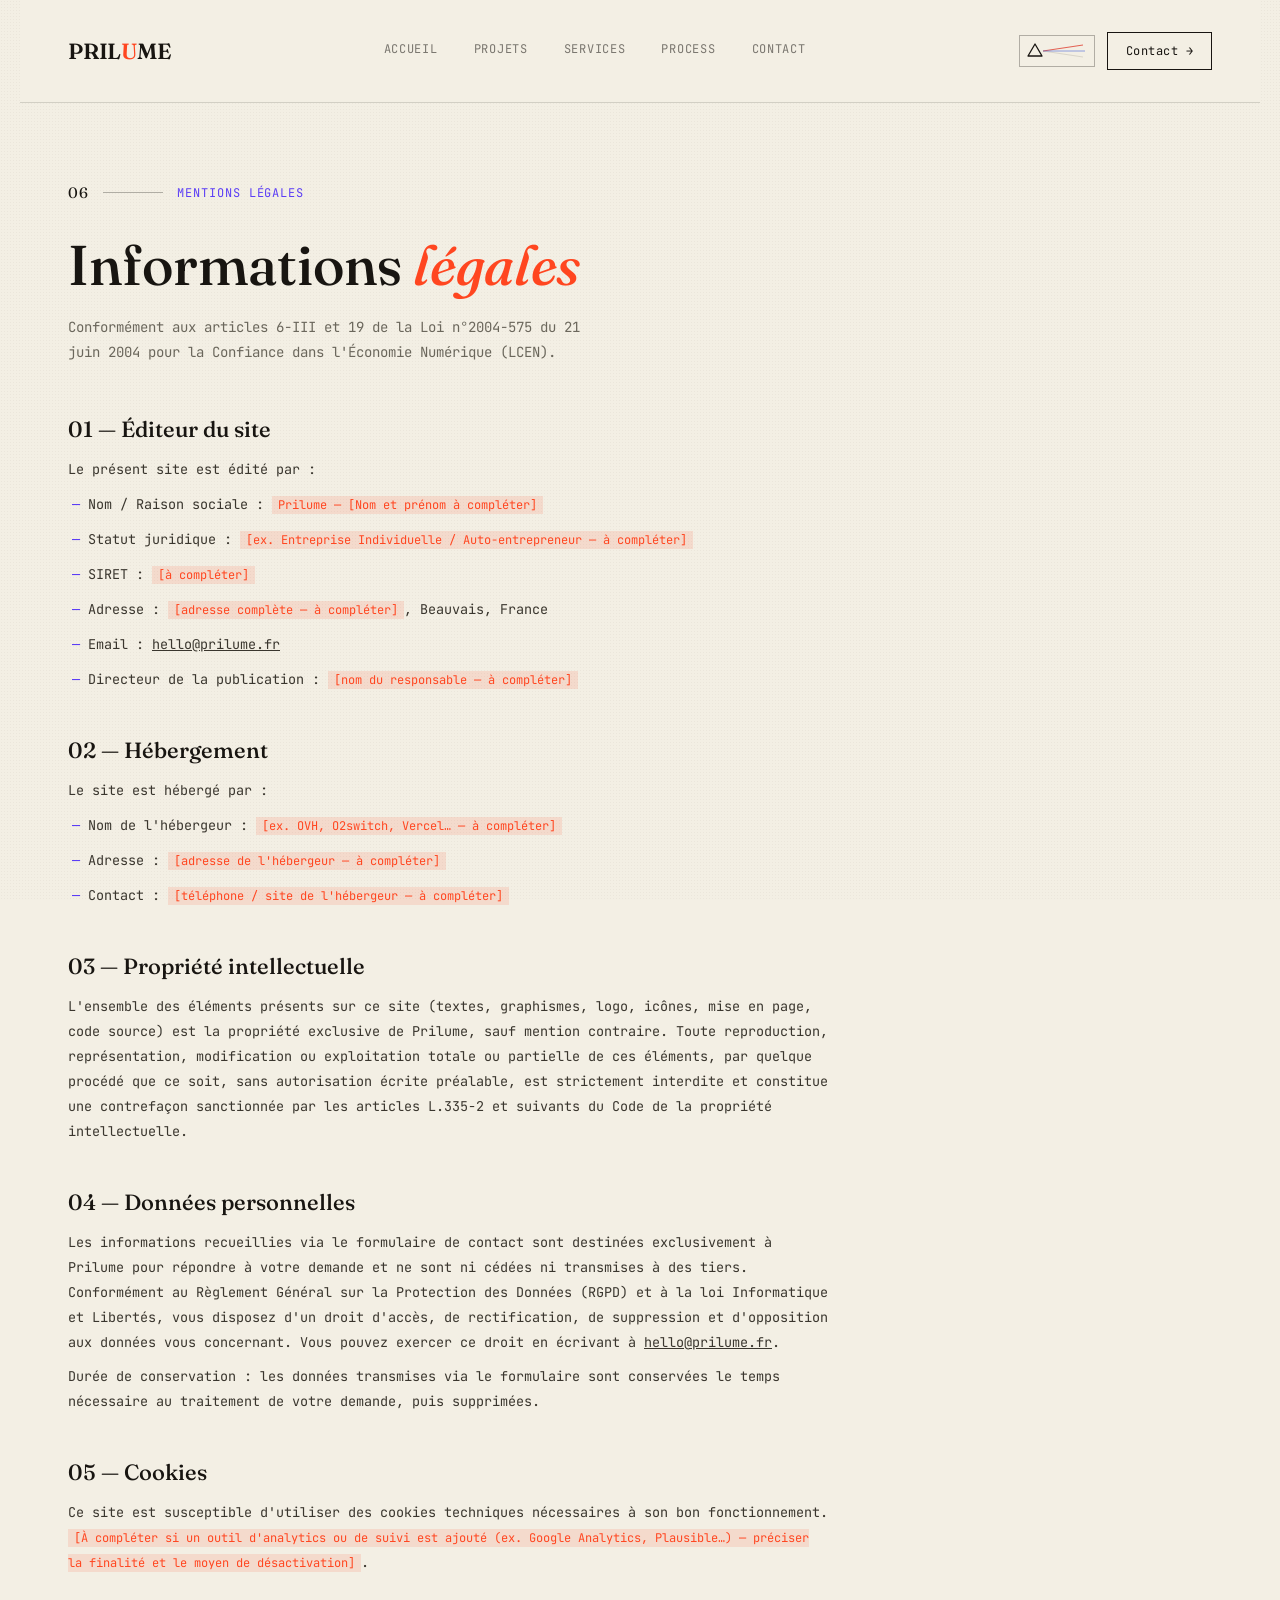
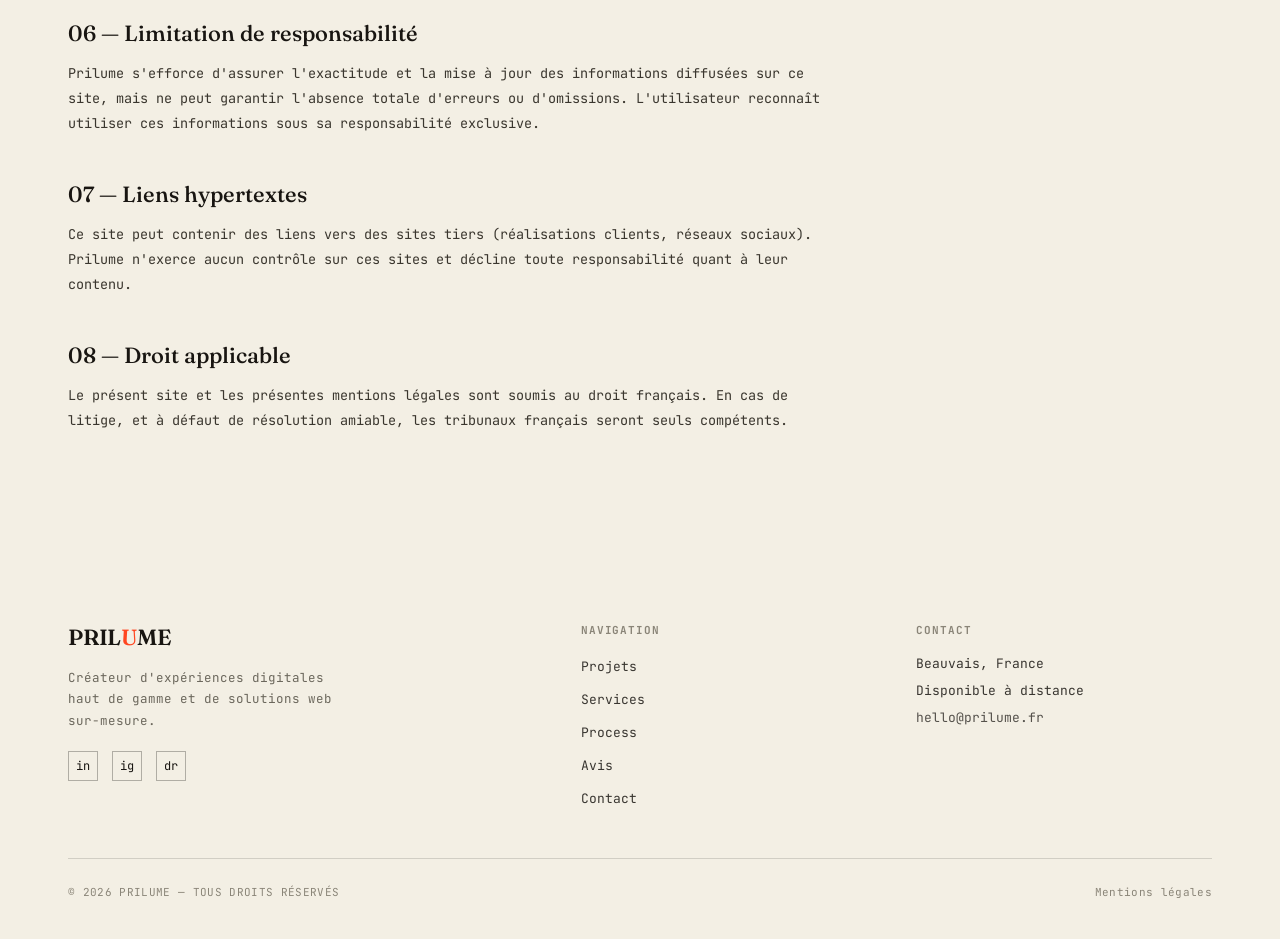
<file: mentions-legales.html>
<!DOCTYPE html>
<html lang="fr">
<head>
<meta charset="UTF-8" />
<meta name="viewport" content="width=device-width, initial-scale=1.0">
<title>Mentions légales — Prilume</title>
<meta name="robots" content="noindex, follow">
<meta name="theme-color" content="#F3EFE4">
<link rel="canonical" href="https://www.prilume.fr/mentions-legales.html">
<link rel="icon" type="image/x-icon" href="img/favicon.ico">
<link rel="icon" type="image/png" sizes="32x32" href="img/favicon-32.png">
<link rel="apple-touch-icon" href="img/apple-touch-icon.png">
<link rel="preconnect" href="https://fonts.googleapis.com">
<link rel="preconnect" href="https://fonts.gstatic.com" crossorigin>
<link href="https://fonts.googleapis.com/css2?family=Fraunces:ital,opsz,wght@0,9..144,300;0,9..144,500;0,9..144,600;1,9..144,500&family=JetBrains+Mono:wght@400;500&display=swap" rel="stylesheet">
<link rel="stylesheet" href="style.css">
</head>
<body>

<div class="paper-texture"></div>

<header class="site-header">
  <a href="index.html" class="brand">PRIL<span>U</span>ME</a>
  <nav class="links">
    <a href="index.html#accueil">Accueil</a>
    <a href="index.html#projets">Projets</a>
    <a href="index.html#services">Services</a>
    <a href="index.html#process">Process</a>
    <a href="contact.html">Contact</a>
  </nav>
  <div style="display:flex; align-items:center; gap:12px;">
    <button type="button" class="theme-toggle" id="themeToggle" aria-label="Changer de theme">
      <div class="toggle-thumb" id="toggleThumb">
        <svg class="toggle-rays" width="46" height="20" viewBox="0 0 46 20" overflow="visible">
          <line x1="0" y1="10" x2="40" y2="4"  stroke="var(--ray-1)" stroke-width="1.2" opacity="0.85"/>
          <line x1="0" y1="10" x2="42" y2="10" stroke="var(--ray-2)" stroke-width="1"   opacity="0.55"/>
          <line x1="0" y1="10" x2="40" y2="16" stroke="var(--ray-3)" stroke-width="0.8" opacity="0.3"/>
        </svg>
        <svg class="toggle-mark" viewBox="0 0 24 24" fill="none">
          <polygon points="5,17 19,17 12,5" fill="var(--paper)" stroke="var(--ink)" stroke-width="1.3" stroke-linejoin="round"/>
        </svg>
      </div>
    </button>
    <a href="contact.html" class="cta-tag">Contact →</a>
    <button type="button" class="hamburger" id="hamburger" aria-expanded="false" aria-controls="mobileMenu" aria-label="Ouvrir le menu">
      <span class="bar"></span><span class="bar"></span><span class="bar"></span>
    </button>
  </div>
</header>

<div class="mobile-menu" id="mobileMenu" aria-hidden="true">
  <nav>
    <a href="index.html#accueil">Accueil</a>
    <a href="index.html#projets">Projets</a>
    <a href="index.html#services">Services</a>
    <a href="index.html#process">Process</a>
    <a href="contact.html">Contact</a>
  </nav>
  <a href="contact.html" class="mobile-menu-cta">Démarrer un projet →</a>
  <div class="mobile-menu-footer">PRILUME — BEAUVAIS, FRANCE</div>
</div>

<div class="wrap">

  <div class="page-intro">
    <div class="index-tag">
      <span class="num">06</span>
      <span class="rule"></span>
      <span>MENTIONS LÉGALES</span>
    </div>
    <h1>Informations <em>légales</em></h1>
    <p>Conformément aux articles 6-III et 19 de la Loi n°2004-575 du 21 juin 2004 pour la Confiance dans l'Économie Numérique (LCEN).</p>
  </div>

  <div class="legal-content">

    <h2>01 — Éditeur du site</h2>
    <p>Le présent site est édité par :</p>
    <ul>
      <li>Nom / Raison sociale : <span class="fill">Prilume — [Nom et prénom à compléter]</span></li>
      <li>Statut juridique : <span class="fill">[ex. Entreprise Individuelle / Auto-entrepreneur — à compléter]</span></li>
      <li>SIRET : <span class="fill">[à compléter]</span></li>
      <li>Adresse : <span class="fill">[adresse complète — à compléter]</span>, Beauvais, France</li>
      <li>Email : <a href="mailto:hello@prilume.fr">hello@prilume.fr</a></li>
      <li>Directeur de la publication : <span class="fill">[nom du responsable — à compléter]</span></li>
    </ul>

    <h2>02 — Hébergement</h2>
    <p>Le site est hébergé par :</p>
    <ul>
      <li>Nom de l'hébergeur : <span class="fill">[ex. OVH, O2switch, Vercel… — à compléter]</span></li>
      <li>Adresse : <span class="fill">[adresse de l'hébergeur — à compléter]</span></li>
      <li>Contact : <span class="fill">[téléphone / site de l'hébergeur — à compléter]</span></li>
    </ul>

    <h2>03 — Propriété intellectuelle</h2>
    <p>L'ensemble des éléments présents sur ce site (textes, graphismes, logo, icônes, mise en page, code source) est la propriété exclusive de Prilume, sauf mention contraire. Toute reproduction, représentation, modification ou exploitation totale ou partielle de ces éléments, par quelque procédé que ce soit, sans autorisation écrite préalable, est strictement interdite et constitue une contrefaçon sanctionnée par les articles L.335-2 et suivants du Code de la propriété intellectuelle.</p>

    <h2>04 — Données personnelles</h2>
    <p>Les informations recueillies via le formulaire de contact sont destinées exclusivement à Prilume pour répondre à votre demande et ne sont ni cédées ni transmises à des tiers. Conformément au Règlement Général sur la Protection des Données (RGPD) et à la loi Informatique et Libertés, vous disposez d'un droit d'accès, de rectification, de suppression et d'opposition aux données vous concernant. Vous pouvez exercer ce droit en écrivant à <a href="mailto:hello@prilume.fr">hello@prilume.fr</a>.</p>
    <p>Durée de conservation : les données transmises via le formulaire sont conservées le temps nécessaire au traitement de votre demande, puis supprimées.</p>

    <h2>05 — Cookies</h2>
    <p>Ce site est susceptible d'utiliser des cookies techniques nécessaires à son bon fonctionnement. <span class="fill">[À compléter si un outil d'analytics ou de suivi est ajouté (ex. Google Analytics, Plausible…) — préciser la finalité et le moyen de désactivation]</span>.</p>

    <h2>06 — Limitation de responsabilité</h2>
    <p>Prilume s'efforce d'assurer l'exactitude et la mise à jour des informations diffusées sur ce site, mais ne peut garantir l'absence totale d'erreurs ou d'omissions. L'utilisateur reconnaît utiliser ces informations sous sa responsabilité exclusive.</p>

    <h2>07 — Liens hypertextes</h2>
    <p>Ce site peut contenir des liens vers des sites tiers (réalisations clients, réseaux sociaux). Prilume n'exerce aucun contrôle sur ces sites et décline toute responsabilité quant à leur contenu.</p>

    <h2>08 — Droit applicable</h2>
    <p>Le présent site et les présentes mentions légales sont soumis au droit français. En cas de litige, et à défaut de résolution amiable, les tribunaux français seront seuls compétents.</p>

  </div>

  <!-- ============ FOOTER ============ -->
  <footer class="site-footer">
    <div class="footer-grid">
      <div class="footer-brand">
        <a href="index.html" class="brand">PRIL<span>U</span>ME</a>
        <p>Créateur d'expériences digitales haut de gamme et de solutions web sur-mesure.</p>
        <div class="footer-socials">
          <a href="#" aria-label="LinkedIn">in</a>
          <a href="#" aria-label="Instagram">ig</a>
          <a href="#" aria-label="Dribbble">dr</a>
        </div>
      </div>
      <div class="footer-col">
        <h4>Navigation</h4>
        <ul>
          <li><a href="index.html#projets">Projets</a></li>
          <li><a href="index.html#services">Services</a></li>
          <li><a href="index.html#process">Process</a></li>
          <li><a href="index.html#avis">Avis</a></li>
          <li><a href="contact.html">Contact</a></li>
        </ul>
      </div>
      <div class="footer-col">
        <h4>Contact</h4>
        <p>Beauvais, France</p>
        <p>Disponible à distance</p>
        <p><a href="mailto:hello@prilume.fr">hello@prilume.fr</a></p>
      </div>
    </div>
    <div class="wrap footer-bottom" style="padding-left:0;padding-right:0;">
      <span>© 2026 PRILUME — TOUS DROITS RÉSERVÉS</span>
      <div class="legal-links">
        <a href="mentions-legales.html">Mentions légales</a>
      </div>
    </div>
  </footer>

</div>

<script>
  (function(){
    const stored = localStorage.getItem("prilume-theme");
    const systemDark = window.matchMedia("(prefers-color-scheme: dark)").matches;
    const initial = stored || (systemDark ? "dark" : "light");
    if(initial === "dark") document.documentElement.setAttribute("data-theme", "dark");
  })();

  /* Petit son discret au changement de theme (synthetise, aucun fichier audio) */
  let audioCtx = null;
  function playToggleSound(goingDark){
    try{
      if(!audioCtx) audioCtx = new (window.AudioContext || window.webkitAudioContext)();
      if(audioCtx.state === "suspended") audioCtx.resume();

      const notes = goingDark ? [660, 440] : [520, 700];
      notes.forEach((freq, i)=>{
        const osc = audioCtx.createOscillator();
        const gain = audioCtx.createGain();
        osc.type = "sine";
        osc.frequency.value = freq;
        const start = audioCtx.currentTime + i * 0.085;
        gain.gain.setValueAtTime(0, start);
        gain.gain.linearRampToValueAtTime(0.05, start + 0.012);
        gain.gain.exponentialRampToValueAtTime(0.0001, start + 0.15);
        osc.connect(gain).connect(audioCtx.destination);
        osc.start(start);
        osc.stop(start + 0.16);
      });
    } catch(e){ /* Web Audio indisponible : on ignore silencieusement */ }
  }

  function toggleTheme(){
    const isDark = document.documentElement.getAttribute("data-theme") === "dark";
    if(isDark){
      document.documentElement.removeAttribute("data-theme");
      localStorage.setItem("prilume-theme", "light");
      playToggleSound(false);
    } else {
      document.documentElement.setAttribute("data-theme", "dark");
      localStorage.setItem("prilume-theme", "dark");
      playToggleSound(true);
    }
  }

  document.getElementById("themeToggle").addEventListener("click", toggleTheme);
</script>

<script>
  (function(){
    const hamburger = document.getElementById("hamburger");
    const mobileMenu = document.getElementById("mobileMenu");
    let lastFocused = null;

    function openMenu(){
      mobileMenu.classList.add("open");
      mobileMenu.setAttribute("aria-hidden", "false");
      hamburger.setAttribute("aria-expanded", "true");
      document.body.style.overflow = "hidden";
      lastFocused = document.activeElement;
      const firstLink = mobileMenu.querySelector("a");
      if(firstLink) firstLink.focus();
    }
    function closeMenu(){
      mobileMenu.classList.remove("open");
      mobileMenu.setAttribute("aria-hidden", "true");
      hamburger.setAttribute("aria-expanded", "false");
      document.body.style.overflow = "";
      if(lastFocused) lastFocused.focus();
    }
    hamburger.addEventListener("click", ()=>{
      const isOpen = hamburger.getAttribute("aria-expanded") === "true";
      isOpen ? closeMenu() : openMenu();
    });
    mobileMenu.querySelectorAll("a").forEach(a=> a.addEventListener("click", closeMenu));
    document.addEventListener("keydown", (e)=>{
      if(e.key === "Escape" && mobileMenu.classList.contains("open")) closeMenu();
    });
  })();
</script>

</body>
</html>
</file>
<file: style.css>
/* ===================================================
   PRILUME — Direction "Spectre & Papier"
   Feuille de style partagee (toutes pages)
=================================================== */

:root{
  --theme-fade: 200ms;
  --theme-slide: 260ms;
  --paper: #F3EFE4;
  --paper-2: #ECE7D8;
  --ink: #181511;
  --ink-soft: #3a362e;
  --ink-mute: #6b675c;
  --ink-faint: #8a8578;
  --line: rgba(24,21,17,0.15);
  --line-strong: rgba(24,21,17,0.3);
  --orange: #FF4620;
  --orange-dark: #e2551f;
  --violet: #5B3DF5;
  --violet-dark: #3d2ba3;
  --ray-1: #E14B3C;
  --ray-2: #3B5BDB;
  --ray-3: #8a8578;
}

:root[data-theme="dark"]{
  --paper: #0C0B09;
  --paper-2: #14120E;
  --ink: #F1ECDF;
  --ink-soft: #D9D3C3;
  --ink-mute: #A29C8C;
  --ink-faint: #756F60;
  --line: rgba(241,236,223,0.13);
  --line-strong: rgba(241,236,223,0.26);
  --orange: #FF6A42;
  --orange-dark: #E8703F;
  --violet: #9482FF;
  --violet-dark: #6952E0;
  --ray-1: #6366F1;
  --ray-2: #8B5CF6;
  --ray-3: #6b675c;
}

/* Transition globale et douce sur tout ce qui reagit au changement de theme */
body, body *{
  transition: background-color var(--theme-fade) ease, color var(--theme-fade) ease, border-color var(--theme-fade) ease, fill var(--theme-fade) ease, stroke var(--theme-fade) ease;
}

*{ box-sizing:border-box; margin:0; padding:0; }
html{ scroll-behavior:smooth; }
body{
  background:var(--paper);
  color:var(--ink);
  font-family:'JetBrains Mono', monospace;
  overflow-x:hidden;
}
a{ color:inherit; }
img{ max-width:100%; display:block; }
ul{ list-style:none; }

.paper-texture{
  position:fixed; inset:0;
  background-image: radial-gradient(rgba(24,21,17,0.035) 1px, transparent 1px);
  background-size:3px 3px;
  pointer-events:none; z-index:1;
}

.wrap{ max-width:1240px; margin:0 auto; padding:0 48px; position:relative; z-index:2; }
@media (max-width:800px){ .wrap{ padding:0 24px; } }

/* ============ NAV ============ */
header.site-header{
  display:flex; align-items:center; justify-content:space-between;
  padding:32px 48px; max-width:1240px; margin:0 auto;
  border-bottom:1px solid var(--line);
  position:sticky; top:0; z-index:40;
  background:var(--paper);
}
@media (max-width:800px){ header.site-header{ padding:24px; } }

.brand{ font-family:'Fraunces', serif; font-size:22px; font-weight:600; letter-spacing:-0.01em; text-decoration:none; }
.brand span{ color:var(--orange); }

nav.links{ display:flex; gap:36px; font-size:12px; letter-spacing:0.06em; text-transform:uppercase; }
nav.links a{ text-decoration:none; opacity:0.55; transition:opacity .2s; padding-bottom:4px; }
nav.links a.on{ opacity:1; border-bottom:1px solid var(--violet); }
nav.links a:hover{ opacity:1; }
@media (max-width:900px){ nav.links{ display:none; } }

.cta-tag{
  font-size:12px; letter-spacing:0.04em; padding:10px 18px;
  border:1px solid var(--ink); text-decoration:none; white-space:nowrap;
}
.cta-tag:hover{ background:var(--ink); color:var(--paper); }
@media (max-width:900px){ .cta-tag{ display:none; } }

/* ============ HAMBURGER (mobile uniquement) ============ */
.hamburger{
  display:none;
  width:32px; height:32px;
  border:none; background:none; cursor:pointer;
  padding:0; flex-shrink:0; position:relative; z-index:60;
  appearance:none; -webkit-appearance:none;
}
@media (max-width:900px){ .hamburger{ display:block; } }
.hamburger:focus-visible{ outline:2px solid var(--violet); outline-offset:3px; }

.hamburger .bar{
  position:absolute; left:5px; right:5px; height:1.4px; background:var(--ink);
  transition: transform .3s ease, opacity .2s ease, background-color var(--theme-fade) ease;
}
.hamburger .bar:nth-child(1){ top:11px; }
.hamburger .bar:nth-child(2){ top:16px; }
.hamburger .bar:nth-child(3){ top:21px; }
.hamburger[aria-expanded="true"] .bar:nth-child(1){ transform:translateY(5px) rotate(45deg); }
.hamburger[aria-expanded="true"] .bar:nth-child(2){ opacity:0; }
.hamburger[aria-expanded="true"] .bar:nth-child(3){ transform:translateY(-5px) rotate(-45deg); }

/* ============ MENU MOBILE PLEIN ECRAN ============ */
.mobile-menu{
  position:fixed; inset:0; background:var(--paper);
  z-index:50;
  display:flex; flex-direction:column; justify-content:center;
  padding:0 32px;
  transform:translateY(-100%);
  transition:transform var(--theme-slide) cubic-bezier(.65,0,.35,1), background-color var(--theme-fade) ease;
}
.mobile-menu.open{ transform:translateY(0); }

.mobile-menu nav{ display:flex; flex-direction:column; width:100%; }
.mobile-menu nav a{
  font-family:'JetBrains Mono', monospace; font-size:15px; font-weight:500;
  letter-spacing:0.08em; text-transform:uppercase;
  color:var(--ink); opacity:0.55; text-decoration:none; padding:18px 0;
  border-bottom:1px solid var(--line);
  transition:opacity .2s ease;
}
.mobile-menu nav a.on{ opacity:1; border-bottom:1px solid var(--violet); }

.mobile-menu-cta{
  margin-top:32px; align-self:flex-start;
  font-size:13px; letter-spacing:0.05em; padding:16px 26px;
  background:var(--ink); color:var(--paper); text-decoration:none;
}

.mobile-menu-footer{
  margin-top:36px; font-size:11px; letter-spacing:0.05em; color:var(--ink-faint);
}

/* ============ TOGGLE THEME (prisme qui glisse) ============ */
.theme-toggle{
  width:76px; height:32px;
  border:1px solid var(--line-strong);
  position:relative; cursor:pointer;
  background:transparent; flex-shrink:0;
  overflow:hidden;
  padding:0; appearance:none; -webkit-appearance:none;
  font:inherit;
}
.theme-toggle:hover{ border-color:var(--ink); }
.theme-toggle:focus-visible{ outline:2px solid var(--violet); outline-offset:2px; }

.toggle-thumb{
  position:absolute; top:3px; left:3px;
  width:24px; height:24px;
  transition: transform var(--theme-slide) cubic-bezier(.65,0,.35,1), background-color var(--theme-fade) ease, color var(--theme-fade) ease, border-color var(--theme-fade) ease, fill var(--theme-fade) ease, stroke var(--theme-fade) ease;
}
:root[data-theme="dark"] .toggle-thumb{ transform:translateX(44px); }

.toggle-mark{ width:100%; height:100%; overflow:visible; position:relative; z-index:2; }

.toggle-rays{
  position:absolute; top:50%; left:20px;
  transform:translateY(-50%);
  transition: transform var(--theme-slide) ease, left var(--theme-slide) ease, right var(--theme-slide) ease;
}
:root[data-theme="dark"] .toggle-rays{
  left:auto; right:20px;
  transform:translateY(-50%) scaleX(-1);
}
.toggle-rays line{ transition: stroke var(--theme-fade) ease, opacity var(--theme-fade) ease; }

/* ============ INDEX TAG (badge/kicker) ============ */
.index-tag{
  display:flex; align-items:center; gap:14px;
  font-size:12px; letter-spacing:0.08em; color:var(--violet); margin-bottom:34px;
}
.index-tag .num{ font-family:'Fraunces', serif; font-size:15px; color:var(--ink); }
.index-tag .rule{ flex:1; max-width:60px; height:1px; background:var(--line-strong); }

/* ============ HERO ============ */
.hero{
  display:grid; grid-template-columns:1fr 1.05fr; gap:40px;
  align-items:center; padding:100px 0 130px;
}
@media (max-width:900px){ .hero{ grid-template-columns:1fr; padding:60px 0 70px; } }

h1.hero-title{
  font-family:'Fraunces', serif; font-weight:500; font-size:70px;
  line-height:0.98; letter-spacing:-0.015em; margin-bottom:32px;
}
@media (max-width:900px){ h1.hero-title{ font-size:44px; } }
h1.hero-title em{ font-style:italic; color:var(--orange); }
h1.hero-title .u{ text-decoration:underline; text-decoration-color:var(--violet); text-underline-offset:8px; text-decoration-thickness:2px; font-style:normal; }

.lede{ font-size:14.5px; line-height:1.8; max-width:420px; color:var(--ink-soft); margin-bottom:44px; }

.btn-row{ display:flex; gap:16px; align-items:center; flex-wrap:wrap; }
.btn-ink{
  background:var(--ink); color:var(--paper); font-size:12px; letter-spacing:0.05em;
  padding:16px 26px; text-decoration:none; display:inline-flex; align-items:center; gap:10px;
  border:none; cursor:pointer; font-family:'JetBrains Mono', monospace;
}
.btn-ink:hover{ background:var(--orange); }
.btn-ghost{
  font-size:12px; letter-spacing:0.05em; padding:16px 4px;
  border-bottom:1px solid var(--ink); text-decoration:none;
}

/* ============ Diagramme optique ============ */
.optic{ position:relative; aspect-ratio: 460 / 300; width:100%; }
@media (max-width:900px){ .optic{ aspect-ratio: 460 / 300; } }
.optic svg{ width:100%; height:100%; overflow:visible; }
.draw{ fill:none; stroke-linecap:round; stroke-linejoin:round; }
.dot-pop{ opacity:0; transform-origin:center; animation:popIn .4s ease forwards; }
@keyframes popIn{ 0%{opacity:0; transform:scale(0);} 70%{opacity:1; transform:scale(1.4);} 100%{opacity:1; transform:scale(1);} }
.optic-label{ font-family:'JetBrains Mono', monospace; font-size:10.5px; letter-spacing:0.05em; fill:var(--ink-faint); opacity:0; animation:fadeInLabel .6s ease forwards; }
@keyframes fadeInLabel{ to{opacity:1;} }

.optic-caption{
  text-align:center; margin-top:22px;
  font-size:11.5px; letter-spacing:0.38em; text-transform:uppercase;
  color:var(--ink-mute);
  opacity:0; transform:translateY(8px);
  transition:opacity 1.3s ease, transform 1.3s ease;
}
.optic-caption.show{ opacity:1; transform:translateY(0); }
.optic-caption .lambda{ color:var(--orange); font-style:normal; }

/* ============ STATS ============ */
.stats{
  display:grid; grid-template-columns:repeat(4,1fr);
  border-top:1px solid var(--line); border-bottom:1px solid var(--line);
}
@media (max-width:700px){ .stats{ grid-template-columns:repeat(2,1fr); } }
.stat{ padding:30px 0; border-left:1px solid var(--line); padding-left:28px; }
.stat:first-child{ border-left:none; padding-left:0; }
@media (max-width:700px){ .stat:nth-child(2n+1){ border-left:none; padding-left:0; } .stat{ border-top:1px solid var(--line); padding-top:24px; } .stat:nth-child(-n+2){ border-top:none; } }
.stat b{ font-family:'Fraunces', serif; font-size:32px; font-weight:500; display:block; }
.stat span{ font-size:10.5px; letter-spacing:0.06em; color:var(--ink-faint); text-transform:uppercase; }

/* ============ SECTION HEADER GENERIQUE ============ */
.section{ padding:110px 0; border-bottom:1px solid var(--line); }
@media (max-width:900px){ .section{ padding:64px 0; } }
.sec-head{ display:flex; justify-content:space-between; align-items:flex-end; margin-bottom:56px; gap:40px; }
@media (max-width:800px){ .sec-head{ flex-direction:column; align-items:flex-start; gap:16px; } }
.sec-head h2{ font-family:'Fraunces', serif; font-weight:500; font-size:38px; max-width:520px; line-height:1.12; }
.sec-head h2 em{ font-style:italic; color:var(--orange); }
.sec-head p{ font-size:13px; color:var(--ink-mute); max-width:280px; line-height:1.7; }

/* ============ FEATURES ============ */
.features-grid{ display:grid; grid-template-columns:repeat(4,1fr); gap:1px; background:var(--line); }
@media (max-width:900px){ .features-grid{ grid-template-columns:repeat(2,1fr); } }
.feature-card{ background:var(--paper); padding:34px 26px; }
.feature-card .feature-icon{ width:34px; height:34px; margin-bottom:22px; display:block; }
.feature-card h3{ font-family:'Fraunces', serif; font-weight:500; font-size:17px; margin-bottom:10px; }
.feature-card p{ font-size:12.5px; line-height:1.7; color:var(--ink-mute); }

/* ============ PORTFOLIO ============ */
.project-grid{ display:grid; grid-template-columns:repeat(3,1fr); gap:40px; }
@media (max-width:900px){ .project-grid{ grid-template-columns:1fr; gap:40px; } }
.project-card{ background:var(--paper); position:relative; overflow:visible; }
.project-card:not(:first-child)::before{ content:""; position:absolute; left:-20px; top:0; bottom:0; width:1px; background:var(--line); }
@media (max-width:900px){ .project-card:not(:first-child)::before{ display:none; } }
.project-media{ height:280px; overflow:hidden; background:var(--paper-2); position:relative; }
.project-media img{ width:100%; height:100%; object-fit:cover; transition:filter .3s ease; }
@media (hover:hover) and (pointer:fine){
  .project-media img{ filter:grayscale(1) contrast(1.05); }
  .project-card:hover .project-media img{ filter:grayscale(0) contrast(1.05); }
}
.project-placeholder{ height:280px; display:flex; flex-direction:column; align-items:center; justify-content:center; gap:10px; color:var(--ink-faint); border:1px dashed var(--line-strong); margin:1px; }
.project-info{ padding:24px 26px; display:flex; justify-content:space-between; align-items:flex-end; }
.project-info span.tag{ font-size:10.5px; letter-spacing:0.06em; color:var(--violet); text-transform:uppercase; display:block; margin-bottom:8px; }
.project-info h3{ font-family:'Fraunces', serif; font-weight:500; font-size:20px; }
.project-info a{ font-size:11.5px; text-decoration:none; border-bottom:1px solid var(--ink); white-space:nowrap; }

/* ============ SERVICES ============ */
.services-grid{ display:grid; grid-template-columns:repeat(2,1fr); gap:1px; background:var(--line); }
@media (max-width:800px){ .services-grid{ grid-template-columns:1fr; } }
.service-box{ background:var(--paper); padding:40px 36px; }
.service-box .service-illu{ width:100%; max-width:220px; height:auto; margin-bottom:26px; display:block; }

/* Etats d'animation des illustrations de service (pilotes en JS au scroll) */
.service-illu .s-dot{ opacity:0; transform-box:fill-box; transform-origin:center; transform:scale(0); transition:opacity .35s ease, transform .35s ease; }
.service-illu .s-dot.show{ opacity:1; transform:scale(1); }
.service-illu .s-fade{ transition:opacity .6s ease; }
.service-illu .s-fade.show{ opacity:0.35; }
.service-box .n{ font-family:'Fraunces', serif; font-size:15px; color:var(--orange); margin-bottom:20px; }
.service-box h3{ font-family:'Fraunces', serif; font-weight:500; font-size:23px; margin-bottom:14px; }
.service-box p{ font-size:13px; line-height:1.75; color:var(--ink-mute); margin-bottom:20px; }
.service-box .details{ display:flex; flex-direction:column; gap:8px; }
.service-box .details li{ font-size:11.5px; letter-spacing:0.03em; color:var(--ink-soft); padding-left:16px; position:relative; }
.service-box .details li::before{ content:"—"; position:absolute; left:0; color:var(--violet); }

/* ============ PROCESS ============ */
.process-steps{ display:grid; grid-template-columns:repeat(4,1fr); gap:36px; }
@media (max-width:800px){ .process-steps{ grid-template-columns:1fr 1fr; } }
.step .step-head{ display:flex; align-items:center; gap:12px; margin-bottom:18px; }
.step .step-num{ font-family:'Fraunces', serif; font-size:26px; color:var(--orange); }
.step .step-line{ flex:1; height:1px; background:var(--line-strong); }
.step h3{ font-family:'Fraunces', serif; font-weight:500; font-size:18px; margin-bottom:10px; }
.step p{ font-size:12.5px; line-height:1.7; color:var(--ink-mute); }

/* ============ AVIS ============ */
.avis-grid{ display:grid; grid-template-columns:repeat(3,1fr); gap:1px; background:var(--line); }
@media (max-width:800px){ .avis-grid{ grid-template-columns:1fr; } }
.avis-card{ background:var(--paper); padding:34px 28px; display:flex; flex-direction:column; gap:20px; }
.avis-stars{ color:var(--orange); font-size:12px; letter-spacing:2px; }
.avis-card p.quote{ font-size:13px; line-height:1.75; color:var(--ink-soft); }
.avis-author{ display:flex; align-items:center; gap:12px; margin-top:auto; }
.avis-avatar{ width:34px; height:34px; border:1px solid var(--ink); display:flex; align-items:center; justify-content:center; font-size:11px; font-family:'Fraunces',serif; flex-shrink:0; }
.avis-author strong{ display:block; font-size:12.5px; font-weight:600; }
.avis-author span{ font-size:11px; color:var(--ink-faint); }

/* ============ CTA BAND ============ */
.cta-band{ padding:100px 0; text-align:center; border-bottom:1px solid var(--line); }
.cta-band h2{ font-family:'Fraunces', serif; font-weight:500; font-size:42px; margin-bottom:14px; }
.cta-band h2 em{ font-style:italic; color:var(--orange); }
.cta-band p{ font-size:14px; color:var(--ink-mute); margin-bottom:32px; }
.cta-band .btn-ink{ display:inline-flex; }

/* ============ FOOTER ============ */
footer.site-footer{ padding-top:70px; }
.footer-grid{ display:grid; grid-template-columns:1.6fr 1fr 1fr; gap:40px; padding-bottom:50px; }
@media (max-width:800px){ .footer-grid{ grid-template-columns:1fr; gap:36px; } }
.footer-brand .brand{ margin-bottom:16px; display:inline-block; }
.footer-brand p{ font-size:12.5px; line-height:1.7; color:var(--ink-mute); max-width:280px; margin-bottom:20px; }
.footer-socials{ display:flex; gap:14px; }
.footer-socials a{ width:30px; height:30px; border:1px solid var(--line-strong); display:flex; align-items:center; justify-content:center; text-decoration:none; font-size:12px; }
.footer-socials a:hover{ border-color:var(--ink); background:var(--ink); color:var(--paper); }
.footer-col h4{ font-size:11px; letter-spacing:0.08em; text-transform:uppercase; color:var(--ink-faint); margin-bottom:18px; }
.footer-col ul{ display:flex; flex-direction:column; gap:12px; }
.footer-col a{ font-size:13px; text-decoration:none; opacity:0.85; }
.footer-col a:hover{ opacity:1; border-bottom:1px solid var(--ink); }
.footer-col p{ font-size:13px; margin-bottom:10px; opacity:0.85; }

.footer-bottom{
  border-top:1px solid var(--line); padding:26px 0 40px;
  display:flex; justify-content:space-between; align-items:center;
  font-size:11px; color:var(--ink-faint); letter-spacing:0.03em; flex-wrap:wrap; gap:12px;
}
.footer-bottom a{ text-decoration:none; }
.footer-bottom a:hover{ color:var(--ink); border-bottom:1px solid var(--ink); }
.footer-bottom .legal-links{ display:flex; gap:20px; }

/* ============ PAGE INTRO (contact / mentions) ============ */
.page-intro{ padding:80px 0 40px; }
@media (max-width:900px){ .page-intro{ padding:50px 0 30px; } }
.page-intro h1{ font-family:'Fraunces', serif; font-weight:500; font-size:56px; line-height:1.05; margin-bottom:20px; }
@media (max-width:900px){ .page-intro h1{ font-size:36px; } }
.page-intro h1 em{ font-style:italic; color:var(--orange); }
.page-intro p{ font-size:14px; color:var(--ink-mute); max-width:520px; line-height:1.8; }

/* ============ CONTACT ============ */
.contact-grid{ display:grid; grid-template-columns:0.9fr 1.1fr; gap:60px; padding:20px 0 110px; }
@media (max-width:900px){ .contact-grid{ grid-template-columns:1fr; gap:40px; } }

.contact-details{ display:flex; flex-direction:column; gap:26px; margin-top:40px; }
.contact-details .item span.label{ display:block; font-size:10.5px; letter-spacing:0.08em; color:var(--ink-faint); text-transform:uppercase; margin-bottom:6px; }
.contact-details .item p{ font-family:'Fraunces', serif; font-size:19px; }
.contact-details .item a{ text-decoration:none; border-bottom:1px solid var(--line-strong); }
.contact-details .item a:hover{ border-color:var(--ink); }

.faq{ margin-top:50px; border-top:1px solid var(--line); padding-top:30px; }
.faq-item{ padding:16px 0; border-bottom:1px solid var(--line); }
.faq-item h4{ font-size:13.5px; font-weight:600; margin-bottom:8px; }
.faq-item p{ font-size:12.5px; color:var(--ink-mute); line-height:1.7; }

form#contactForm{ display:flex; flex-direction:column; gap:22px; }
.form-group{ display:flex; flex-direction:column; gap:8px; }
.form-group label{ font-size:11.5px; letter-spacing:0.04em; color:var(--ink-soft); }
.form-group label .req{ color:var(--orange); }
.form-group input, .form-group select, .form-group textarea{
  font-family:'JetBrains Mono', monospace; font-size:13.5px;
  background:transparent; border:none; border-bottom:1px solid var(--line-strong);
  padding:10px 2px; color:var(--ink); outline:none;
}
.form-group input:focus, .form-group select:focus, .form-group textarea:focus{ border-bottom-color:var(--orange); }
.form-group textarea{ resize:vertical; min-height:100px; }
.form-group select{ cursor:pointer; }

.alert{ display:none; font-size:12.5px; padding:14px 16px; border:1px solid; margin-bottom:6px; }
.alert.success{ border-color:var(--violet); color:var(--violet); }
.alert.error{ border-color:var(--orange); color:var(--orange); }

/* ============ MENTIONS LEGALES ============ */
.legal-content{ padding:10px 0 110px; max-width:760px; }
.legal-content h2{ font-family:'Fraunces', serif; font-weight:500; font-size:22px; margin:44px 0 14px; }
.legal-content h2:first-child{ margin-top:0; }
.legal-content p, .legal-content li{ font-size:13.5px; line-height:1.85; color:var(--ink-soft); margin-bottom:10px; }
.legal-content ul{ padding-left:4px; }
.legal-content li{ padding-left:16px; position:relative; }
.legal-content li::before{ content:"—"; position:absolute; left:0; color:var(--violet); }
.legal-content .fill{ background:rgba(255,70,32,0.12); color:var(--orange); padding:1px 6px; font-size:12px; }

/* ============ CTA FLOTTANT (suit au scroll) ============ */
.floating-cta{
  position:fixed; bottom:28px; right:28px; z-index:50;
  background:var(--ink); color:var(--paper);
  font-family:'JetBrains Mono', monospace; font-size:12px; letter-spacing:0.05em;
  padding:15px 24px; text-decoration:none;
  display:inline-flex; align-items:center; gap:8px;
  opacity:0; transform:translateY(14px); pointer-events:none;
  transition:opacity .35s ease, transform .35s ease, background .2s ease;
}
.floating-cta.show{ opacity:1; transform:translateY(0); pointer-events:auto; }
.floating-cta:hover{ background:var(--orange); }
@media (max-width:700px){
  .floating-cta{ bottom:18px; right:18px; left:18px; justify-content:center; padding:14px 20px; }
}

/* ============ PREFERS-REDUCED-MOTION ============
   Coupe toutes les animations/transitions CSS pour les visiteurs ayant demande
   une reduction des animations au niveau systeme (accessibilite vestibulaire). */
@media (prefers-reduced-motion: reduce){
  *, *::before, *::after{
    animation-duration: 0.001ms !important;
    animation-iteration-count: 1 !important;
    transition-duration: 0.001ms !important;
    scroll-behavior: auto !important;
  }
}
</file>
